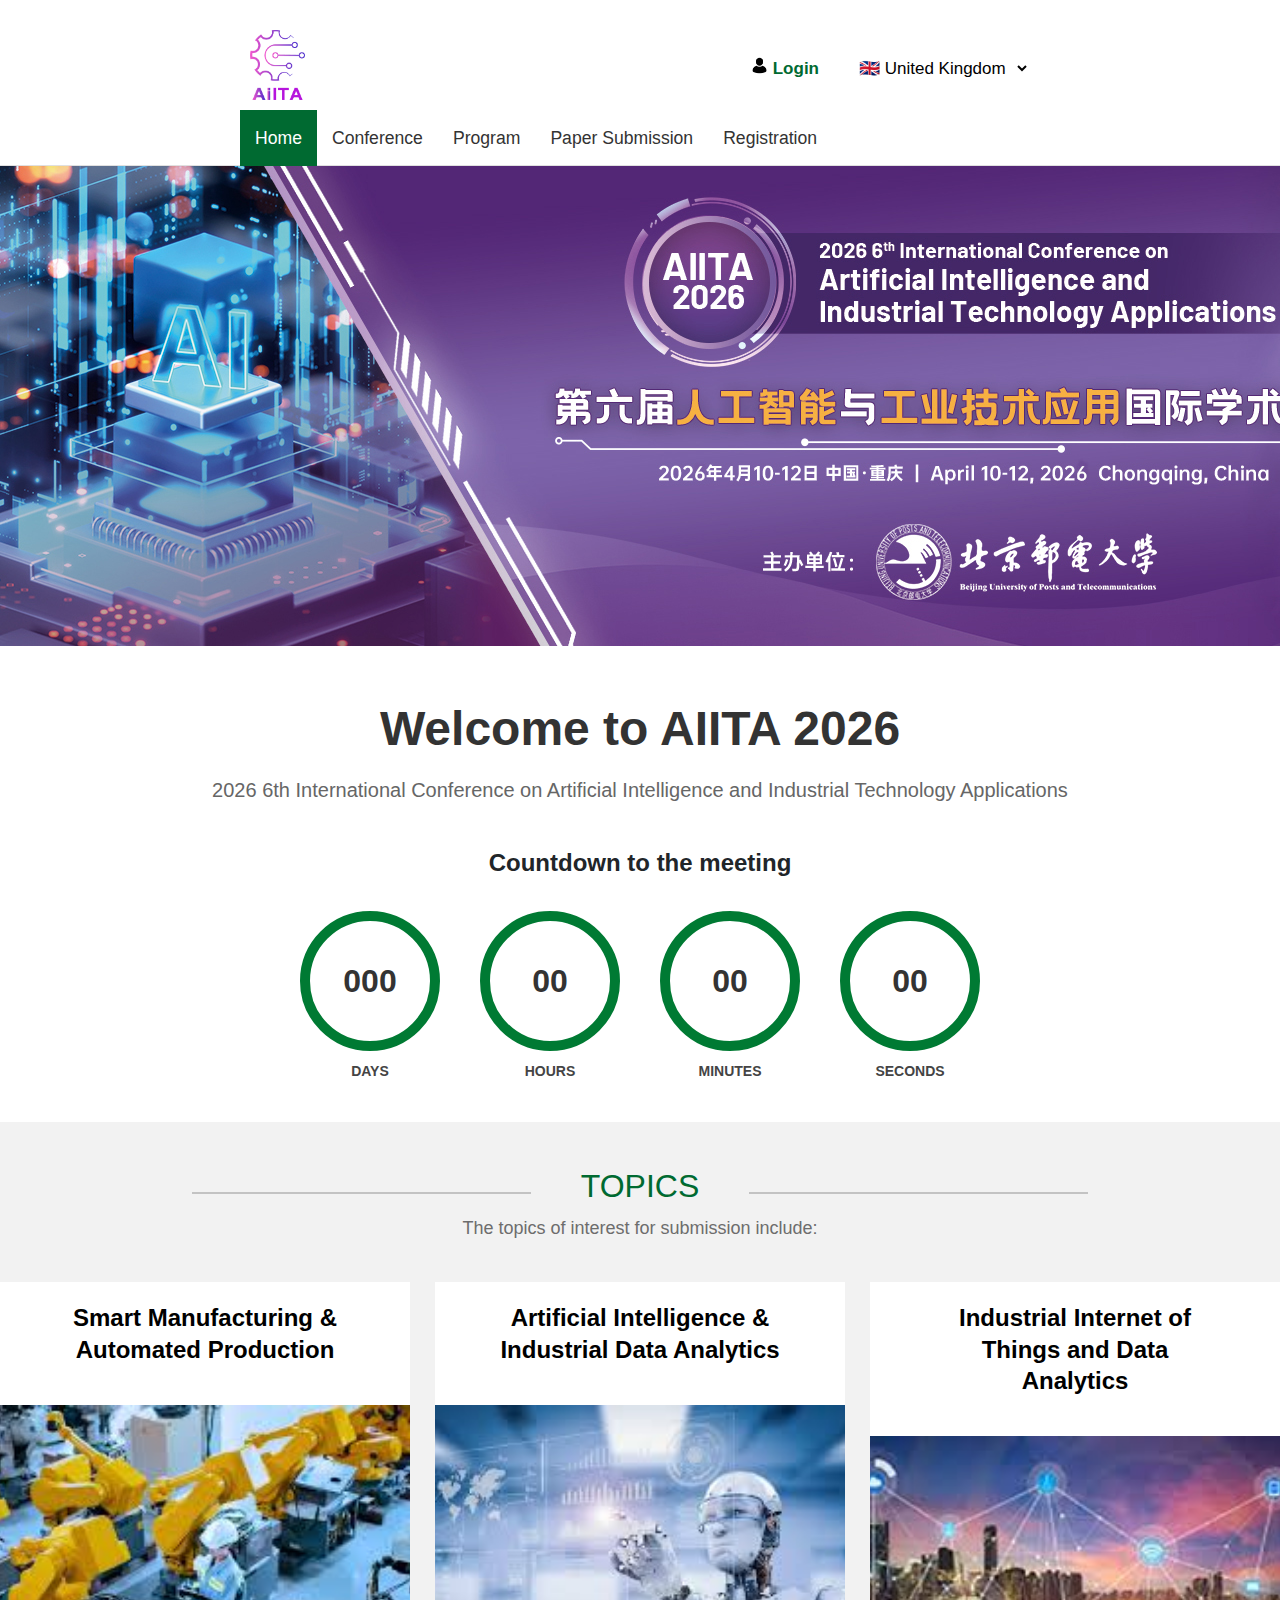
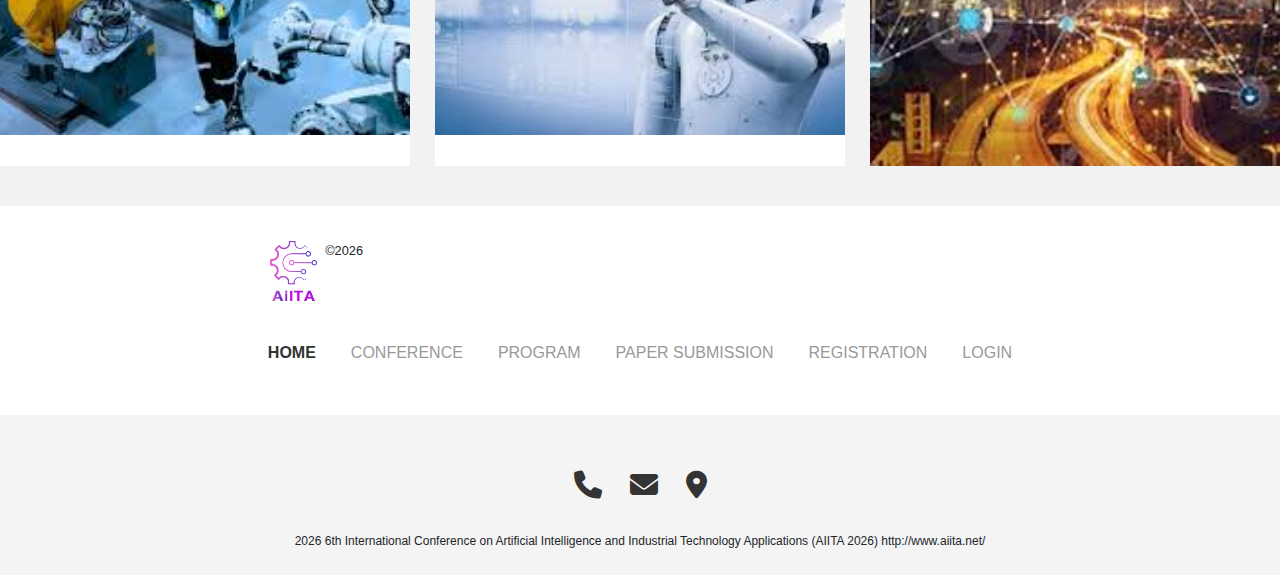
<file: index.html>
<!DOCTYPE html>
<html lang="en">
<head>
    <meta charset="UTF-8">
    <meta name="viewport" content="width=device-width, initial-scale=1.0">

    <title>Home</title>
    <link rel="stylesheet" href="style.css">
    <link rel="stylesheet" href="https://cdnjs.cloudflare.com/ajax/libs/font-awesome/6.5.0/css/all.min.css">
    <link rel="icon" href="./images/icon.png" type="image/png">

</head>

<body>

<header class="navbar"> 
    <div class="top-bar"> 
        
        <a href="./index.html"> 
            <img src="images/logo.png" class="logo" alt="Logo" /> 
        </a>

        <div class="hamburger" id="hamburger-btn">
            &#9776;
        </div>

        <div class="top-right"> 

            <div class="login-dropdown"> 
                <img src="./images/login-avatar.png" class="login-icon" alt=""> 

                <a href="login.html" class="login" data-i18n="menu_login"> 
                    Login
                </a>
            </div>

              <select class="lang lang-desktop" id="lang">
    <option value="en">🇬🇧 United Kingdom</option>
    <option value="pt">🇵🇹 Portugal</option>
</select>

<select class="lang lang-mobile" id="lang">
    <option value="en">🇬🇧</option>
    <option value="pt">🇵🇹</option>
</select>


        </div>

    </div> 


    <nav class="menu"> 
        <a href="index.html" data-i18n="menu_home" class="active"></a>
        <a href="conference.html" data-i18n="menu_conf"></a>
        <a href="program.html" data-i18n="menu_prog"></a>
        <a href="submission.html" data-i18n="menu_submission"></a>
        <a href="registration.html" data-i18n="menu_registration"></a>
    </nav>

</header> 


<!-- HERO SLIDER -->
<section class="hero-slider">
    <div class="slider-container">
        <div class="slide"><img src="images/home1.jpg"></div>
        <div class="slide"><img src="images/home2.jpg"></div>
        <div class="slide"><img src="images/home1.jpg"></div>
    </div>
</section>

<section id="welcome-section">
    <h1 data-i18n="welcome_title">Welcome to <span class="blue-text">AIITA 2026</span></h1>
    <p data-i18n="welcome_subtitle" class="subtitle">
        2026 6th International Conference on Artificial Intelligence and Industrial Technology Applications
    </p>

    <h2 class="countdown-title" data-i18n="countdown">Countdown to the meeting:</h2>

    <div class="countdown-container">
        <div class="countdown-item">
            <div class="circle">
                <span id="days">000</span>
            </div>
            <p class="label" data-i18n="days">DAYS</p>
        </div>

        <div class="countdown-item">
            <div class="circle">
                <span id="hours">00</span>
            </div>
            <p class="label" data-i18n="hours">HOURS</p>
        </div>

        <div class="countdown-item">
            <div class="circle">
                <span id="minutes">00</span>
            </div>
            <p class="label" data-i18n="minutes">MINUTES</p>
        </div>

        <div class="countdown-item">
            <div class="circle">
                <span id="seconds">00</span>
            </div>
            <p class="label" data-i18n="seconds">SECONDS</p>
        </div>
    </div>
</section>



<!-- TOPICS SECTION -->
<section class="topics-section">
    <div class="barra"></div>
    <h2 class="topics-title" data-i18n="topics_title">TOPICS</h2>
    
    <p class="topics-subtitle" data-i18n="topics_subtitle">The topics of interest for submission include, but are not limited to:</p>

    <div class="topics-cards">

        <article class="topic-card">
            <h3 class="topic-card-title" data-i18n="topic_smart_manufacturing">Smart Manufacturing & Automated Production</h3>
            <img src="images/topics/topic1.jpg" alt="">
        </article>

        <article class="topic-card">
            <h3 class="topic-card-title " data-i18n="topic_ai_analytics">Artificial Intelligence & Industrial Data Analytics</h3>
            <img src="images/topics/topic2.jpg" alt="">
        </article>

        <article class="topic-card">
            <h3 class="topic-card-title" data-i18n="topic_intelligent_optimization">Industrial Internet of Things and Data Analytics</h3>
            <img src="images/topics/topic3.jpg" alt="">
        </article>

    </div>
</section>


<footer>
    <div class="footer-inner">
        <div class="footer-logo">
            <img src="./images/logo.png" alt="Logo">
            <span>©2026</span>
        </div>
        <nav class="footer-nav">
            <a href="./index.html" class="active" data-i18n="footer_home">HOME</a>
            <a href="./conference.html" data-i18n="footer_conference">CONFERENCE</a>
            <a href="./program.html" data-i18n="footer_program">PROGRAM</a>
            <a href="./submission.html" data-i18n="footer_submission">PAPER SUBMISSION</a>
            <a href="./registration.html" data-i18n="footer_registration">REGISTRATION</a>
            <a href="./login.html" data-i18n="footer_login">LOGIN</a>
        </nav>
    </div>
    <div class="footer-icons-wrapper">
        <div class="footer-icons">
            <a href="tel:+8613902493194" target="_blank"><i class="fas fa-phone"></i></a>
            <a href="mailto:icaiita@163.com" target="_blank" textvalue="icaiita@163.com"><i class="fas fa-envelope"></i></a>
            <a href="./registration.html"><i class="fas fa-map-marker-alt"></i></a>
        </div>
        <p style="text-align: center; font-size: 12px;" data-i18n="footer_text">
            2026 6th International Conference on Artificial Intelligence and Industrial Technology Applications (AIITA 2026)
            &nbsp;&nbsp; http://www.aiita.net/
        </p>
    </div>
</footer>


<script src="script.js" defer></script>

</body>
</html>
</file>
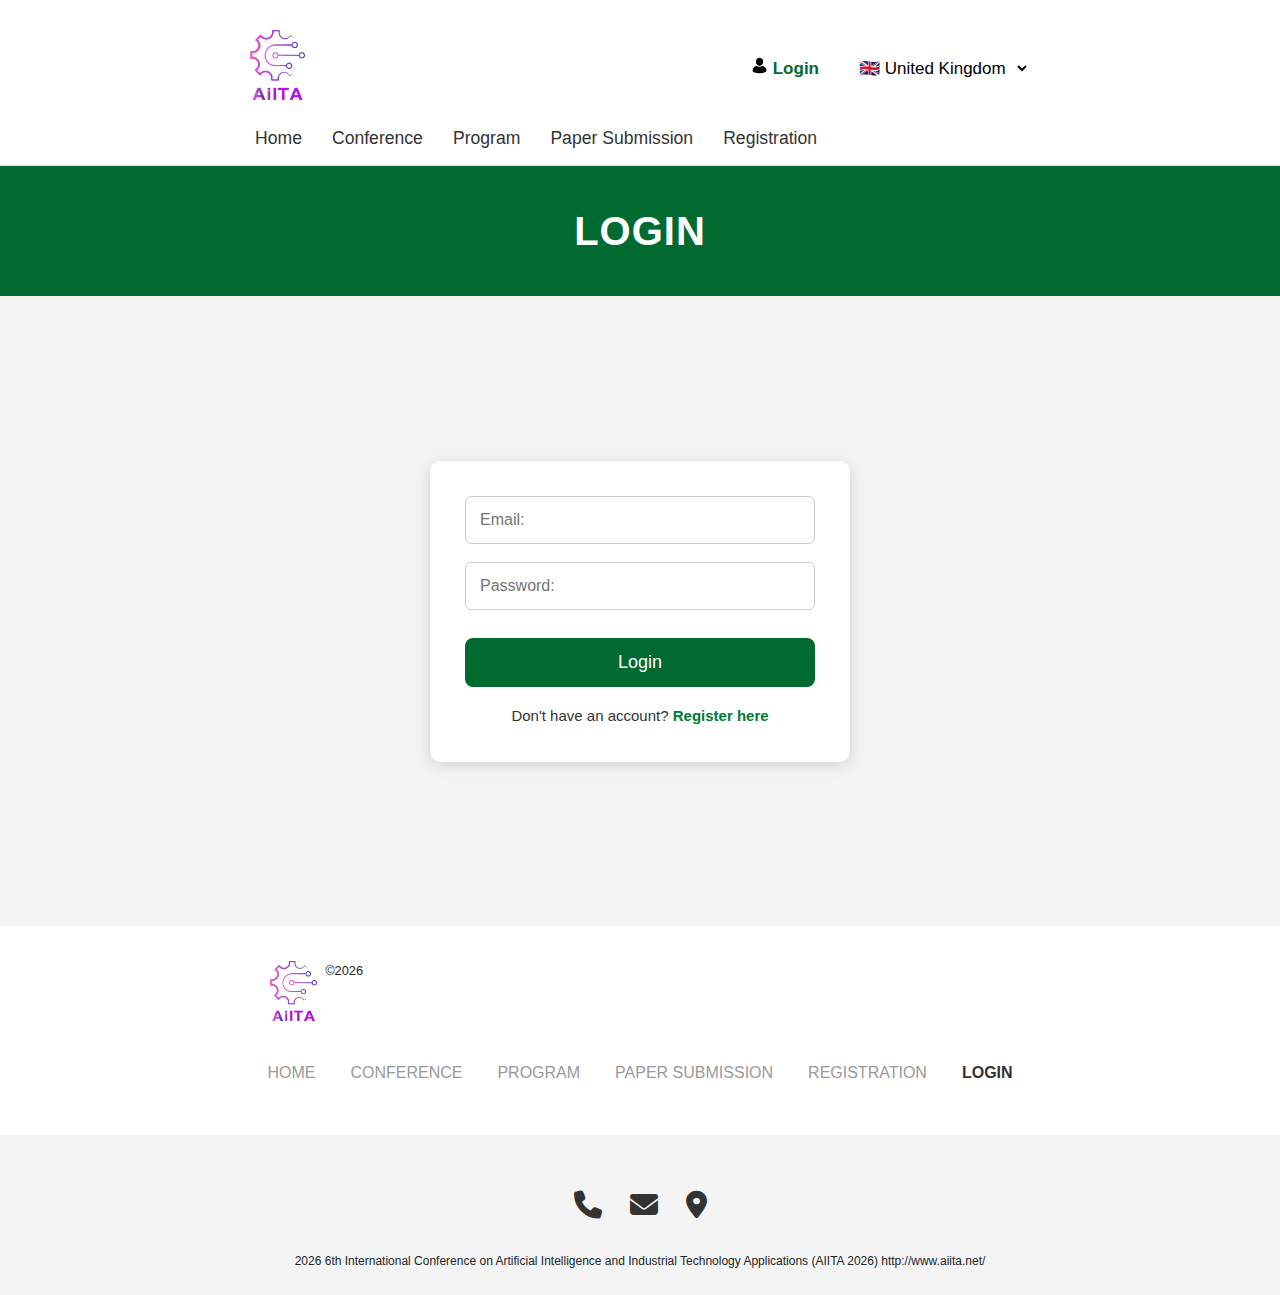
<file: login.html>
<!DOCTYPE html>
<html lang="en">
<head>
    <meta charset="UTF-8">
    <meta name="viewport" content="width=device-width, initial-scale=1.0">

    <title>Login</title>
    <link rel="stylesheet" href="https://cdnjs.cloudflare.com/ajax/libs/font-awesome/6.5.0/css/all.min.css">
    <link rel="stylesheet" href="style.css?v=2">
    <link rel="icon" href="./images/icon.png" type="image/png">
</head>
<body>

<header class="navbar">

    <!-- Top Bar -->
    <div class="top-bar">
        <a href="./index.html"><img src="images/logo.png" class="logo" alt="Logo" /></a>

         <div class="hamburger" id="hamburger-btn">
    &#9776;
</div>

            
    <div class="top-right">

        <!-- LOGIN DROPDOWN -->
        <div class="login-dropdown">
            <img src="./images/login-avatar.png" class="login-icon" alt="">
            
            <a href="login.html" class="login" data-i18n="menu_login">
               
                Login
            </a>

           
        </div>


      
              <select class="lang lang-desktop" id="lang">
    <option value="en">🇬🇧 United Kingdom</option>
    <option value="pt">🇵🇹 Portugal</option>
</select>

<select class="lang lang-mobile" id="lang">
    <option value="en">🇬🇧</option>
    <option value="pt">🇵🇹</option>
</select>



    </div>
</div>

    </div>

    
     <nav class="menu">
            <a href="index.html" data-i18n="menu_home"></a>
<a href="conference.html" data-i18n="menu_conf"></a>
<a href="program.html" data-i18n="menu_prog"></a>
<a href="submission.html" data-i18n="menu_submission"></a>
<a href="registration.html" data-i18n="menu_registration"></a>
           
        </nav>
    </header>

    <div class="page-title" data-i18n="footer_login">
    LOGIN
</div>




<div class="login-container">
    <form action="login.html" method="post">

        <div class="login-form-group">
            <input type="email" name="email" placeholder="Email:" data-i18n="email">
        </div>

        <div class="login-form-group">
            <input type="password" name="password" placeholder="Password:" data-i18n="password">
        </div>

        <div class="login-form-group">
            <input type="submit" value="Login" name="submit" data-i18n="loginBtn">
        </div>

        <p class="already-account" data-i18n="noAccount"></p>

    </form>
</div>




<footer>
    <div class="footer-inner">
        <div class="footer-logo">
            <img src="./images/logo.png" alt="Logo">
            <span>©2026</span>
        </div>
        <nav class="footer-nav">
            <a href="./index.html" data-i18n="footer_home">HOME</a>
            <a href="./conference.html" data-i18n="footer_conference">CONFERENCE</a>
            <a href="./program.html" data-i18n="footer_program">PROGRAM</a>
            <a href="./submission.html" data-i18n="footer_submission">PAPER SUBMISSION</a>
            <a href="./registration.html" data-i18n="footer_registration">REGISTRATION</a>
            <a href="./login.html" data-i18n="footer_login" class="active" >LOGIN</a>
        </nav>
    </div>
    <div class="footer-icons-wrapper">
        <div class="footer-icons">
            <a href="tel:+8613902493194" target="_blank"><i class="fas fa-phone"></i></a>
            <a href="mailto:icaiita@163.com" target="_blank" textvalue="icaiita@163.com"><i class="fas fa-envelope"></i></a>
            <a href="./registration.html"><i class="fas fa-map-marker-alt"></i></a>
        </div>
        <p style="text-align: center; font-size: 12px;" data-i18n="footer_text">
            2026 6th International Conference on Artificial Intelligence and Industrial Technology Applications (AIITA 2026)
            &nbsp;&nbsp; http://www.aiita.net/
        </p>
    </div>
</footer>

<script src="script.js"></script>
</body>
</file>
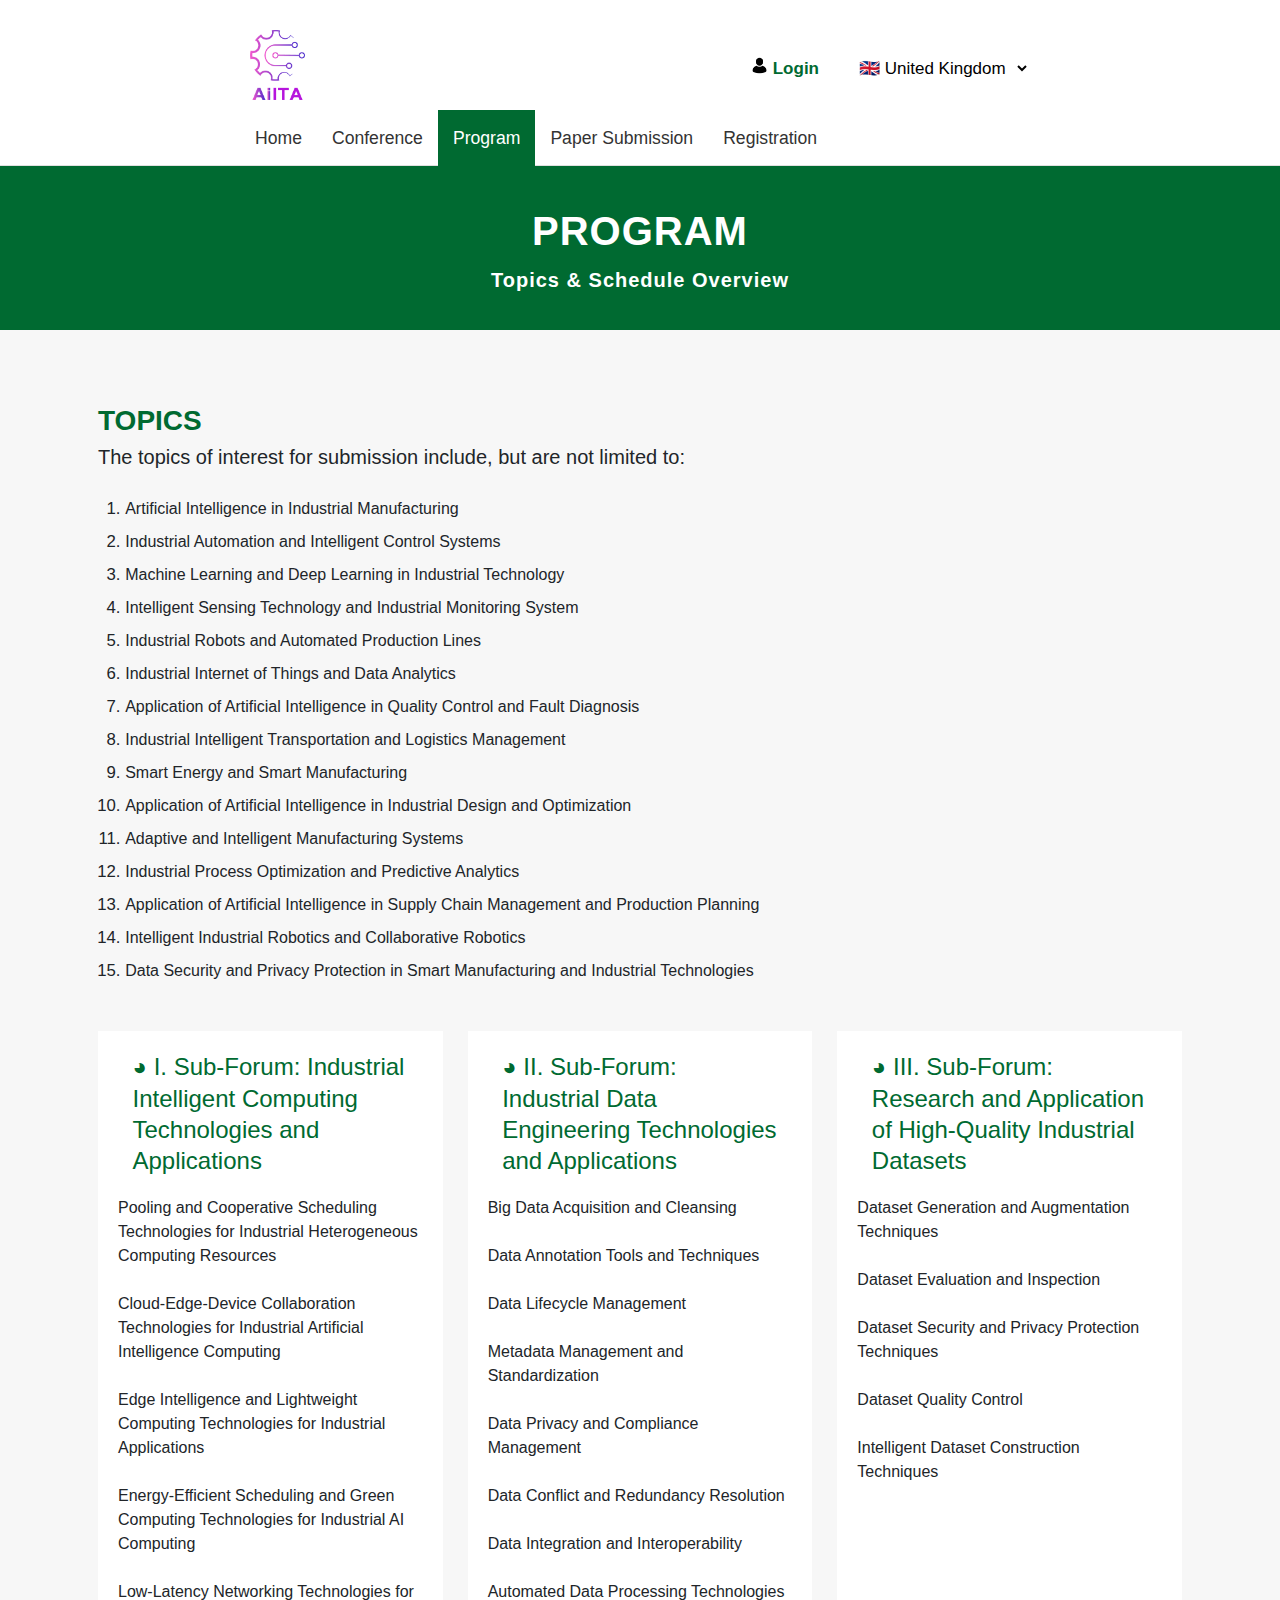
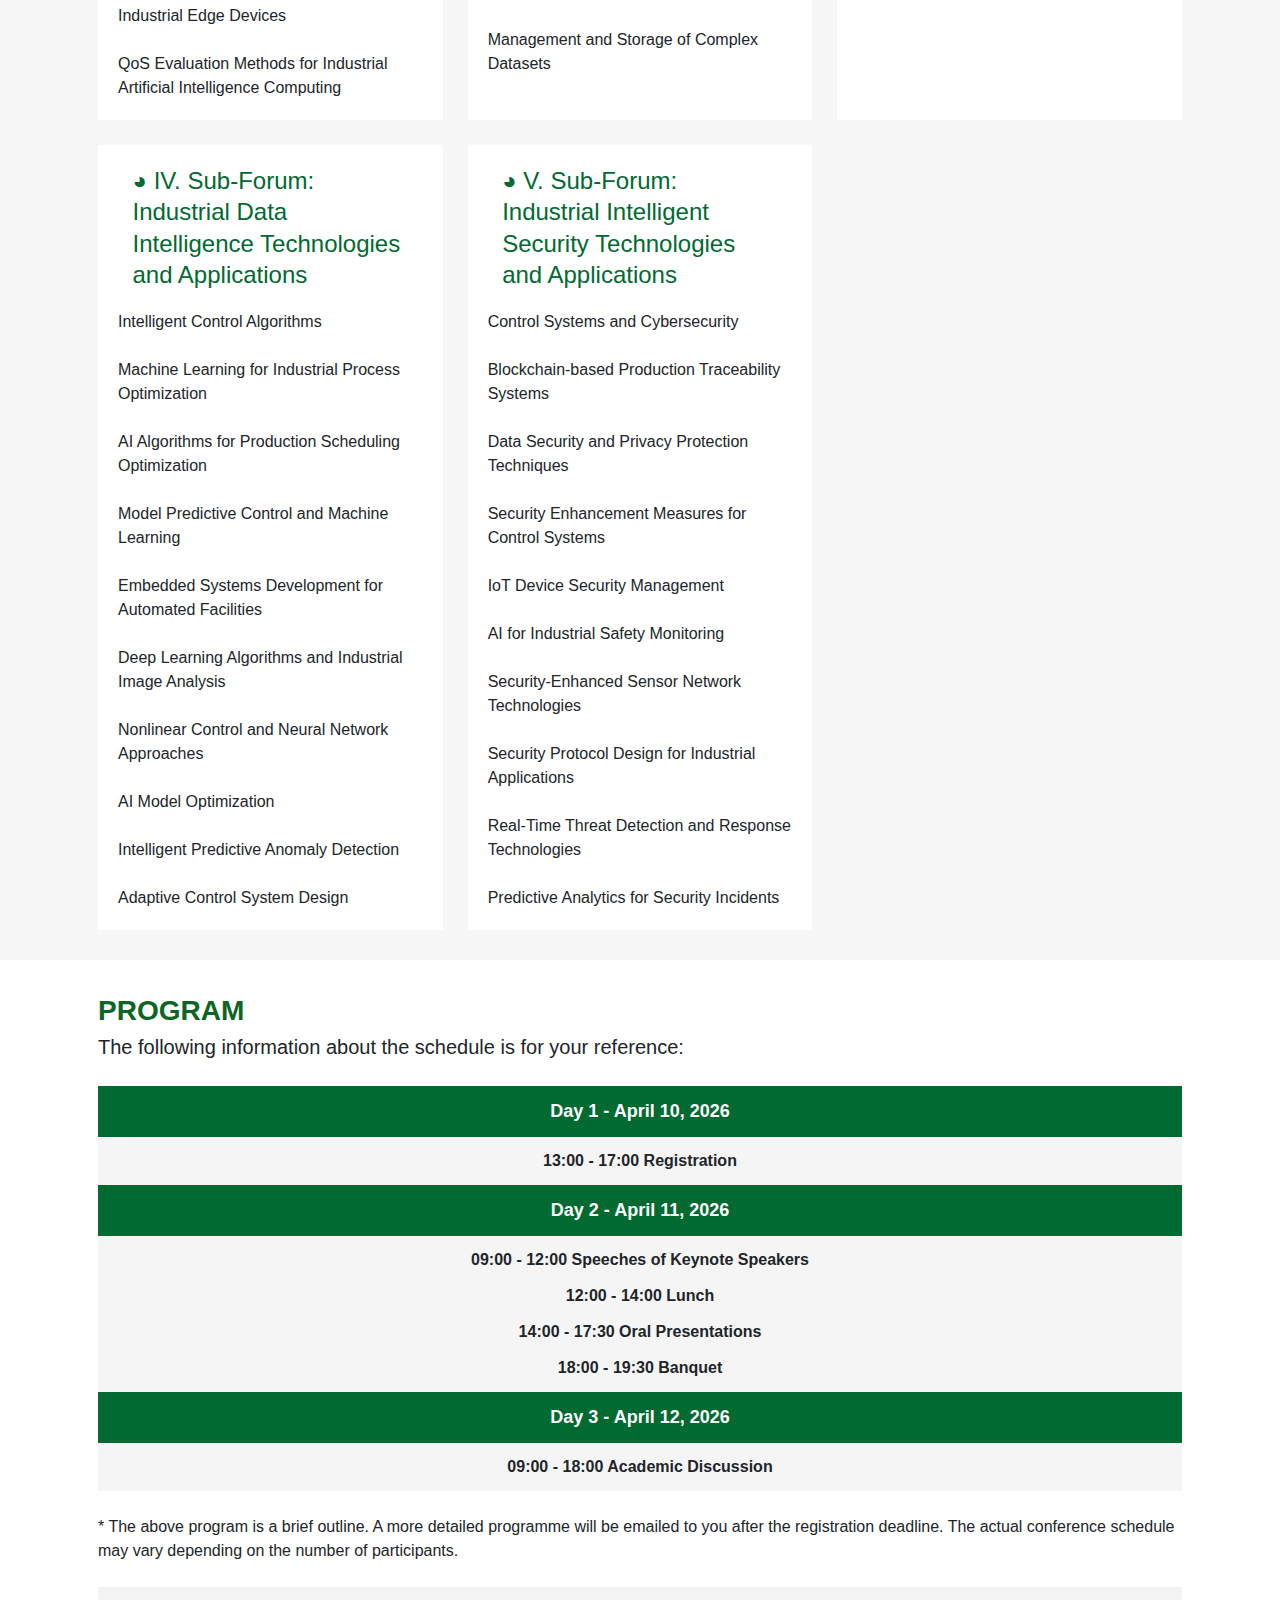
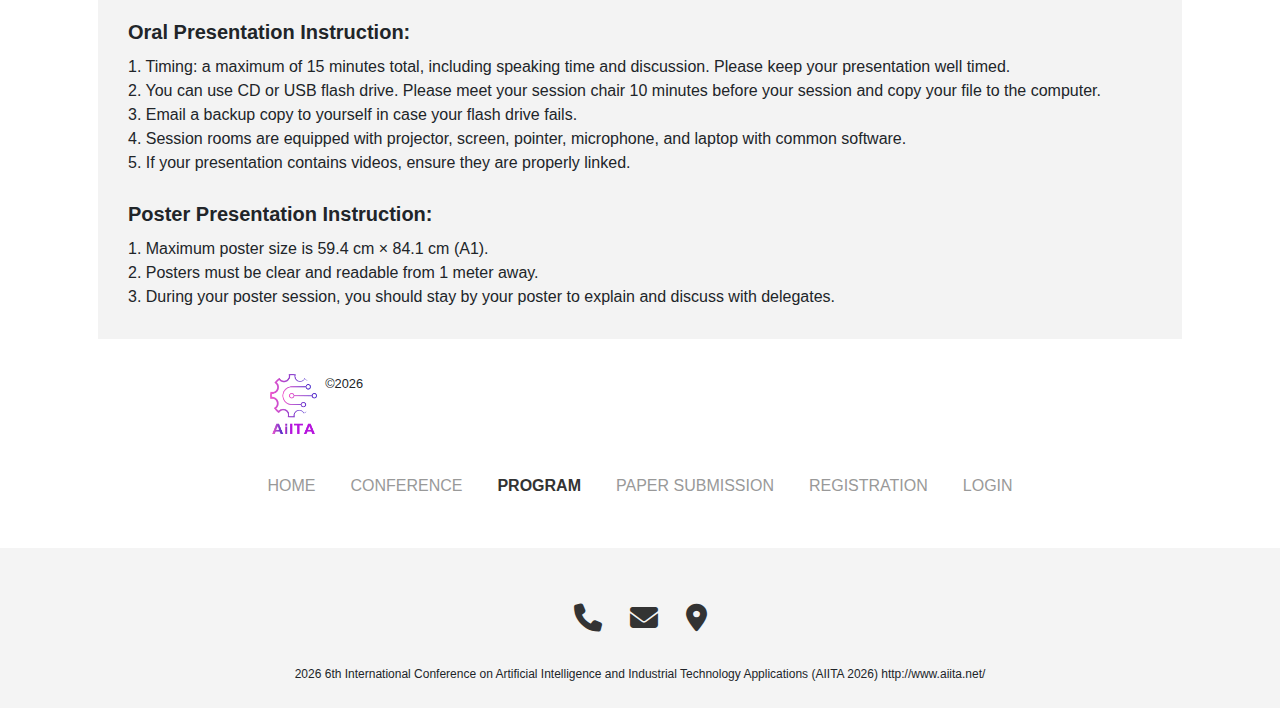
<file: program.html>
<!DOCTYPE html>
<html lang="en">
<head>
    <meta charset="UTF-8" />
    <meta name="viewport" content="width=device-width, initial-scale=1.0">

    <title>Program</title>
    <link rel="stylesheet" href="style.css" />
    <link rel="stylesheet" href="https://cdnjs.cloudflare.com/ajax/libs/font-awesome/6.5.0/css/all.min.css" />
    <link rel="icon" href="./images/icon.png" type="image/png">
</head>
<body>
    <header class="navbar">
        <!-- ÜST BAR -->
        <div class="top-bar">
           <a href="./index.html"><img src="images/logo.png" class="logo" alt="Logo" /></a>
             <div class="hamburger" id="hamburger-btn">
    &#9776;
</div>

    
    <div class="top-right">

        <!-- LOGIN DROPDOWN -->
        <div class="login-dropdown">
            <img src="./images/login-avatar.png" class="login-icon" alt="">
            
            <a href="login.html" class="login" data-i18n="menu_login">
               
                Login
            </a>

           
        </div>


       
              <select class="lang lang-desktop" id="lang">
    <option value="en">🇬🇧 United Kingdom</option>
    <option value="pt">🇵🇹 Portugal</option>
</select>

<select class="lang lang-mobile" id="lang">
    <option value="en">🇬🇧</option>
    <option value="pt">🇵🇹</option>
</select>



    </div>
</div>

        </div>

        <!-- ALT NAV BAR -->
        <nav class="menu">
            <a href="index.html" data-i18n="menu_home"></a>
<a href="conference.html" data-i18n="menu_conf"></a>
<a href="program.html" data-i18n="menu_prog" class="active"></a>
<a href="submission.html" data-i18n="menu_submission"></a>
<a href="registration.html" data-i18n="menu_registration"></a>
           
        </nav>
    </header>

      <div class="page-title">
    <div data-i18n="footer_program"></div>
    
    <div class="talkwithus" data-i18n="page_subtitle_program"></div>
</div>

<!-- TOPICS SECTION -->
<section class="themes-section">
    <div class="themes">

        <h3 data-i18n="topics_title" style="color: #006A31; font-weight: 600; font-size: 1.75rem;"></h3>

        <p data-i18n="topics_intro" style="font-size: 20px;"></p>

        <p><br></p>

        <!-- Main Topics List -->
        <div data-i18n="topics_list"></div>
    </div>

    <div class="themes" style="padding: 40px 8px 30px;">
        <div class="topics-cards" style="margin: 0;">

            <!-- I -->
            <article class="themes-card">
                <h4 class="themes-card-title" data-i18n="subforum1_title"></h4>
                <div data-i18n="subforum1_items"></div>
            </article>

            <!-- II -->
            <article class="themes-card">
                <h4 class="themes-card-title" data-i18n="subforum2_title"></h4>
                <div data-i18n="subforum2_items"></div>
            </article>

            <!-- III -->
            <article class="themes-card">
                <h4 class="themes-card-title" data-i18n="subforum3_title"></h4>
                <div data-i18n="subforum3_items"></div>
            </article>

            <!-- IV -->
            <article class="themes-card">
                <h4 class="themes-card-title" data-i18n="subforum4_title"></h4>
                <div data-i18n="subforum4_items"></div>
            </article>

            <!-- V -->
            <article class="themes-card">
                <h4 class="themes-card-title" data-i18n="subforum5_title"></h4>
                <div data-i18n="subforum5_items"></div>
            </article>

        </div>
    </div>
</section>


<!-- Program SECTION -->
<section class="program">

    <h3 data-i18n="program_title" class="program-title">PROGRAM</h3>

    <p data-i18n="program_intro" class="program-intro"></p>

    <table class="program-table">
        <tbody>

            <!-- Day 1 -->
            <tr class="firstRow">
                <td class="day-header" align="center">
                    <p><strong data-i18n="day1_title"></strong></p>
                </td>
            </tr>

            <tr>
                <td class="day-item" align="center">
                    <p><strong data-i18n="day1_item1"></strong></p>
                </td>
            </tr>

            <!-- Day 2 -->
            <tr class="firstRow">
                <td class="day-header" align="center">
                    <p><strong data-i18n="day2_title"></strong></p>
                </td>
            </tr>

            <tr>
                <td class="day-item" align="center">
                    <div data-i18n="day2_list"></div>
                </td>
            </tr>

            <!-- Day 3 -->
            <tr class="firstRow">
                <td class="day-header" align="center">
                    <p><strong data-i18n="day3_title"></strong></p>
                </td>
            </tr>

            <tr>
                <td class="day-item" align="center">
                    <p><strong data-i18n="day3_item1"></strong></p>
                </td>
            </tr>

        </tbody>
    </table>

    <p data-i18n="program_note" class="program-note"></p>

    <!-- Instructions Box -->
    <div class="instructions-box">

        <p class="instruction-title"><strong data-i18n="oral_title"></strong></p>
        <div data-i18n="oral_list" class="instruction-list"></div>

        <br>

        <p class="instruction-title"><strong data-i18n="poster_title"></strong></p>
        <div data-i18n="poster_list" class="instruction-list"></div>

    </div>

</section>


<footer>
    <div class="footer-inner">
        <div class="footer-logo">
            <img src="./images/logo.png" alt="Logo">
            <span>©2026</span>
        </div>
        <nav class="footer-nav">
            <a href="./index.html" data-i18n="footer_home">HOME</a>
            <a href="./conference.html" data-i18n="footer_conference">CONFERENCE</a>
            <a href="./program.html" data-i18n="footer_program" class="active" >PROGRAM</a>
            <a href="./submission.html" data-i18n="footer_submission">PAPER SUBMISSION</a>
            <a href="./registration.html" data-i18n="footer_registration">REGISTRATION</a>
            <a href="./login.html" data-i18n="footer_login">LOGIN</a>
        </nav>
    </div>
    <div class="footer-icons-wrapper">
        <div class="footer-icons">
            <a href="tel:+8613902493194" target="_blank"><i class="fas fa-phone"></i></a>
            <a href="mailto:icaiita@163.com" target="_blank" textvalue="icaiita@163.com"><i class="fas fa-envelope"></i></a>
            <a href="./registration.html"><i class="fas fa-map-marker-alt"></i></a>
        </div>
        <p style="text-align: center; font-size: 12px;" data-i18n="footer_text">
            2026 6th International Conference on Artificial Intelligence and Industrial Technology Applications (AIITA 2026)
            &nbsp;&nbsp; http://www.aiita.net/
        </p>
    </div>
</footer>

    <script src="script.js"></script>
</body>
</html>
</file>
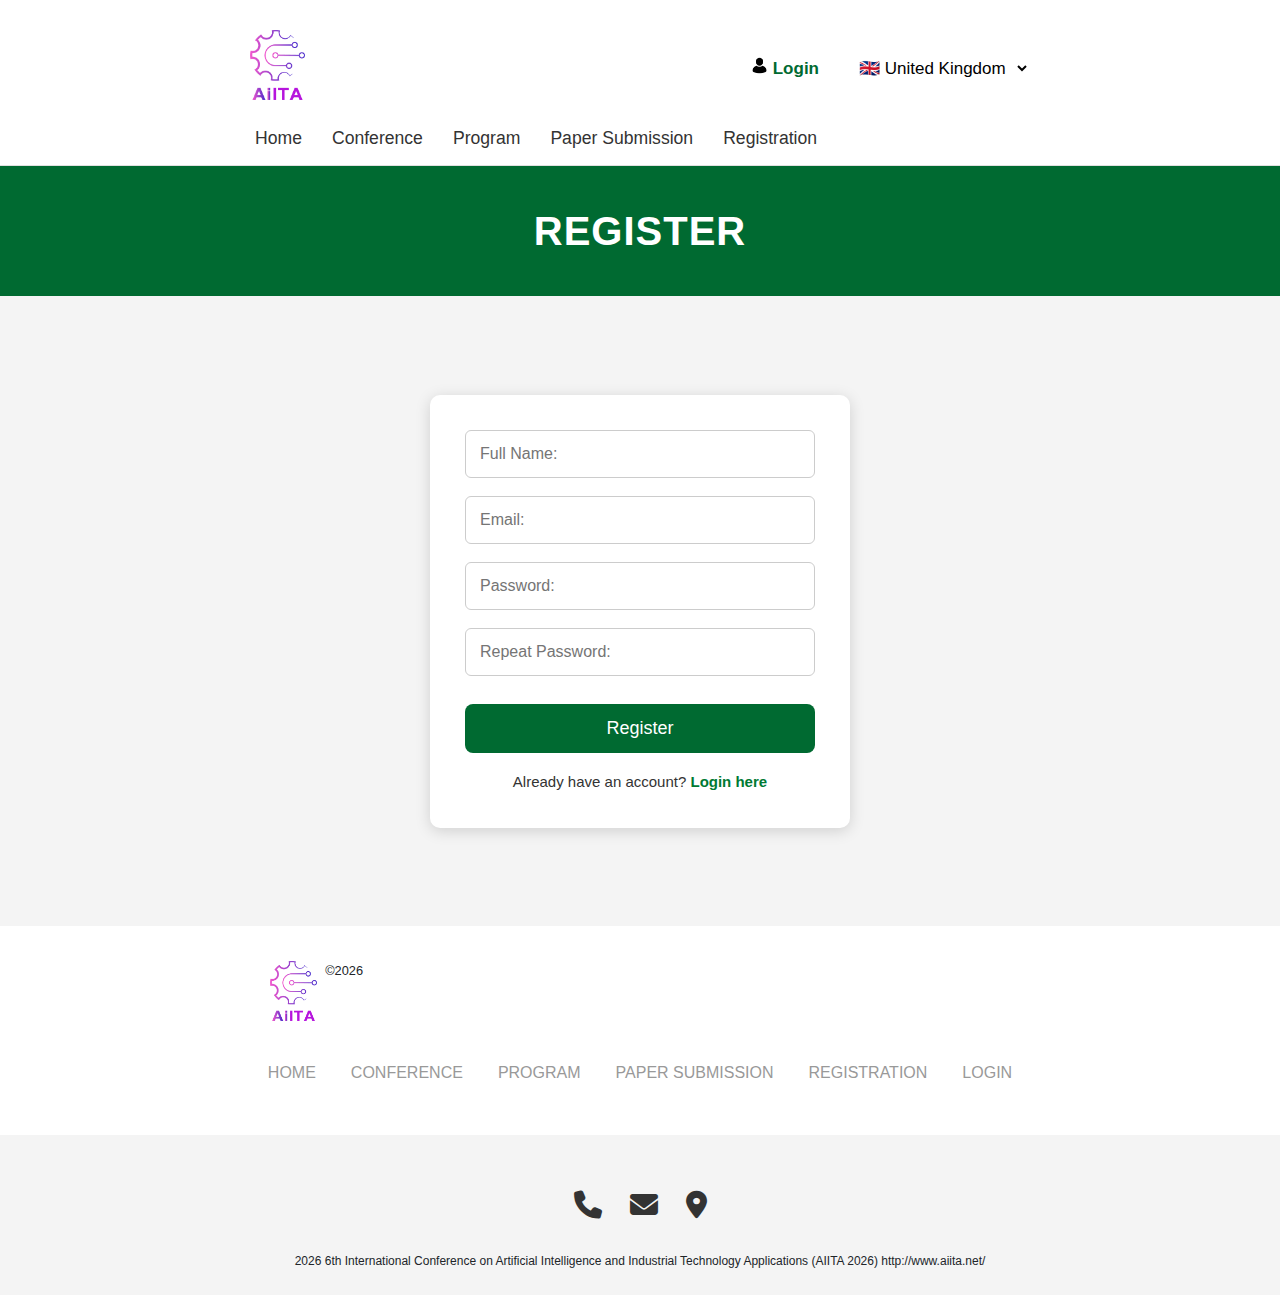
<file: register.html>
<!DOCTYPE html>
<html lang="en">
<head>
    <meta charset="UTF-8">
    <meta name="viewport" content="width=device-width, initial-scale=1.0">

    <title>Register</title>
    
    <link rel="stylesheet" href="https://cdnjs.cloudflare.com/ajax/libs/font-awesome/6.5.0/css/all.min.css">
<link rel="stylesheet" href="style.css?v=2">
<link rel="icon" href="./images/icon.png" type="image/png">
</head>
<body>


    <header class="navbar">

    <!-- ÜST BAR -->
    <div class="top-bar">
        <a href="./index.html"><img src="images/logo.png" class="logo" alt="Logo" /></a>
         <div class="hamburger" id="hamburger-btn">
    &#9776;
</div>


          
    <div class="top-right">

        <!-- LOGIN DROPDOWN -->
        <div class="login-dropdown">
            <img src="./images/login-avatar.png" class="login-icon" alt="">
           
            <a href="login.html" class="login" data-i18n="menu_login">
               
                Login
            </a>

           
        </div>


       
              <select class="lang lang-desktop" id="lang">
    <option value="en">🇬🇧 United Kingdom</option>
    <option value="pt">🇵🇹 Portugal</option>
</select>

<select class="lang lang-mobile" id="lang">
    <option value="en">🇬🇧</option>
    <option value="pt">🇵🇹</option>
</select>



    </div>
</div>

    </div>

    <!-- ALT NAV BAR -->
    <nav class="menu">
            <a href="index.html" data-i18n="menu_home"></a>
<a href="conference.html" data-i18n="menu_conf"></a>
<a href="program.html" data-i18n="menu_prog"></a>
<a href="submission.html" data-i18n="menu_submission"></a>
<a href="registration.html" data-i18n="menu_registration"></a>
           
        </nav>
    </header>

    <div class="page-title" data-i18n="footer_register">
   
</div>



<div class="login-container">
    <form action="register.html" method="post">

        <div class="login-form-group">
            <input type="text" name="fullname" placeholder="Full Name:" data-i18n="fullname">
        </div>

        <div class="login-form-group">
            <input type="email" name="email" placeholder="Email:" data-i18n="email">
        </div>

        <div class="login-form-group">
            <input type="password" name="password" placeholder="Password:" data-i18n="password">
        </div>

        <div class="login-form-group">
            <input type="password" name="repeat_password" placeholder="Repeat Password:" data-i18n="repeatPassword">
        </div>

        <div class="login-form-group">
            <input type="submit" value="Register" name="submit" data-i18n="registerBtn">
        </div>

        <p class="already-account" data-i18n="haveAccount"></p>

    </form>
</div>




<footer>
    <div class="footer-inner">
        <div class="footer-logo">
            <img src="./images/logo.png" alt="Logo">
            <span>©2026</span>
        </div>
        <nav class="footer-nav">
            <a href="./index.html" data-i18n="footer_home">HOME</a>
            <a href="./conference.html" data-i18n="footer_conference">CONFERENCE</a>
            <a href="./program.html" data-i18n="footer_program">PROGRAM</a>
            <a href="./submission.html" data-i18n="footer_submission">PAPER SUBMISSION</a>
            <a href="./registration.html" data-i18n="footer_registration">REGISTRATION</a>
            <a href="./login.html" data-i18n="footer_login">LOGIN</a>
        </nav>
    </div>
    <div class="footer-icons-wrapper">
        <div class="footer-icons">
            <a href="tel:+8613902493194" target="_blank"><i class="fas fa-phone"></i></a>
            <a href="mailto:icaiita@163.com" target="_blank" textvalue="icaiita@163.com"><i class="fas fa-envelope"></i></a>
            <a href="./registration.html"><i class="fas fa-map-marker-alt"></i></a>
        </div>
        <p style="text-align: center; font-size: 12px;" data-i18n="footer_text">
            2026 6th International Conference on Artificial Intelligence and Industrial Technology Applications (AIITA 2026)
            &nbsp;&nbsp; http://www.aiita.net/
        </p>
    </div>
</footer>


<script src="script.js"></script>
</body>
</html>
</file>
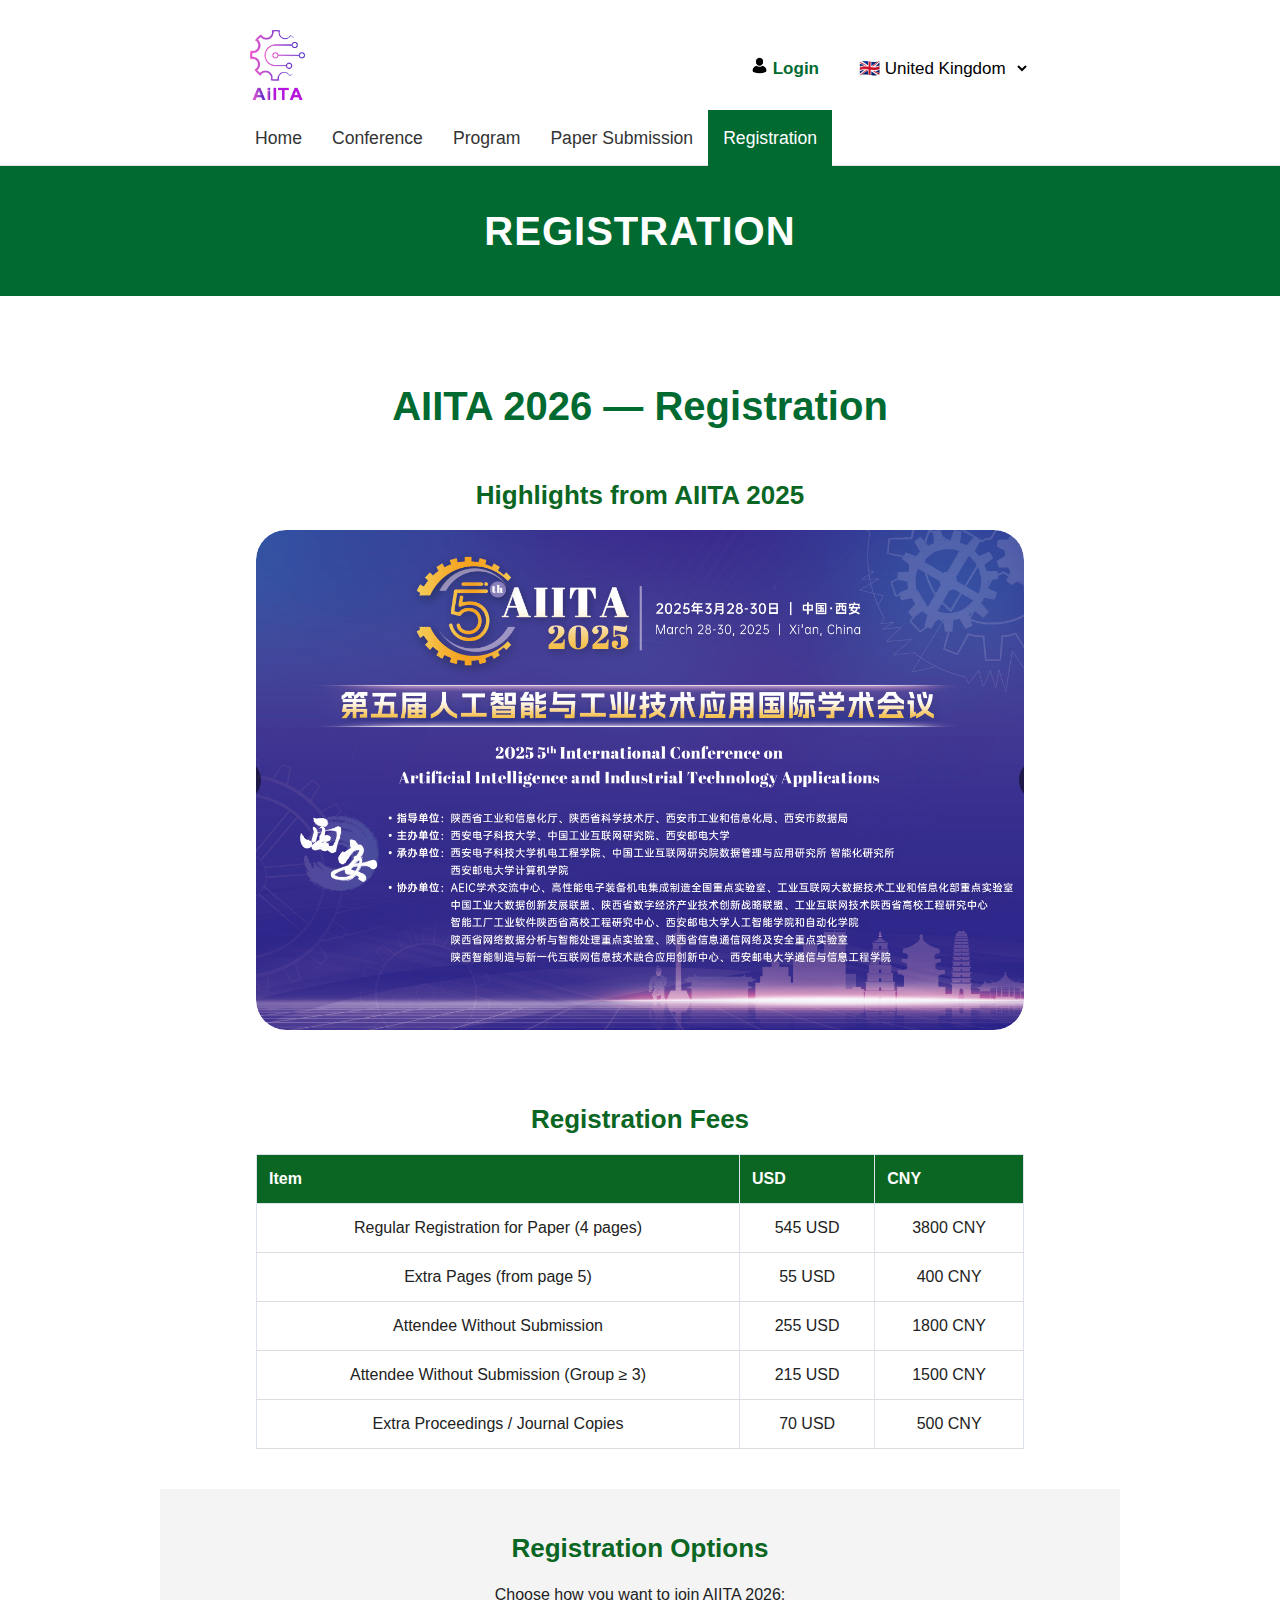
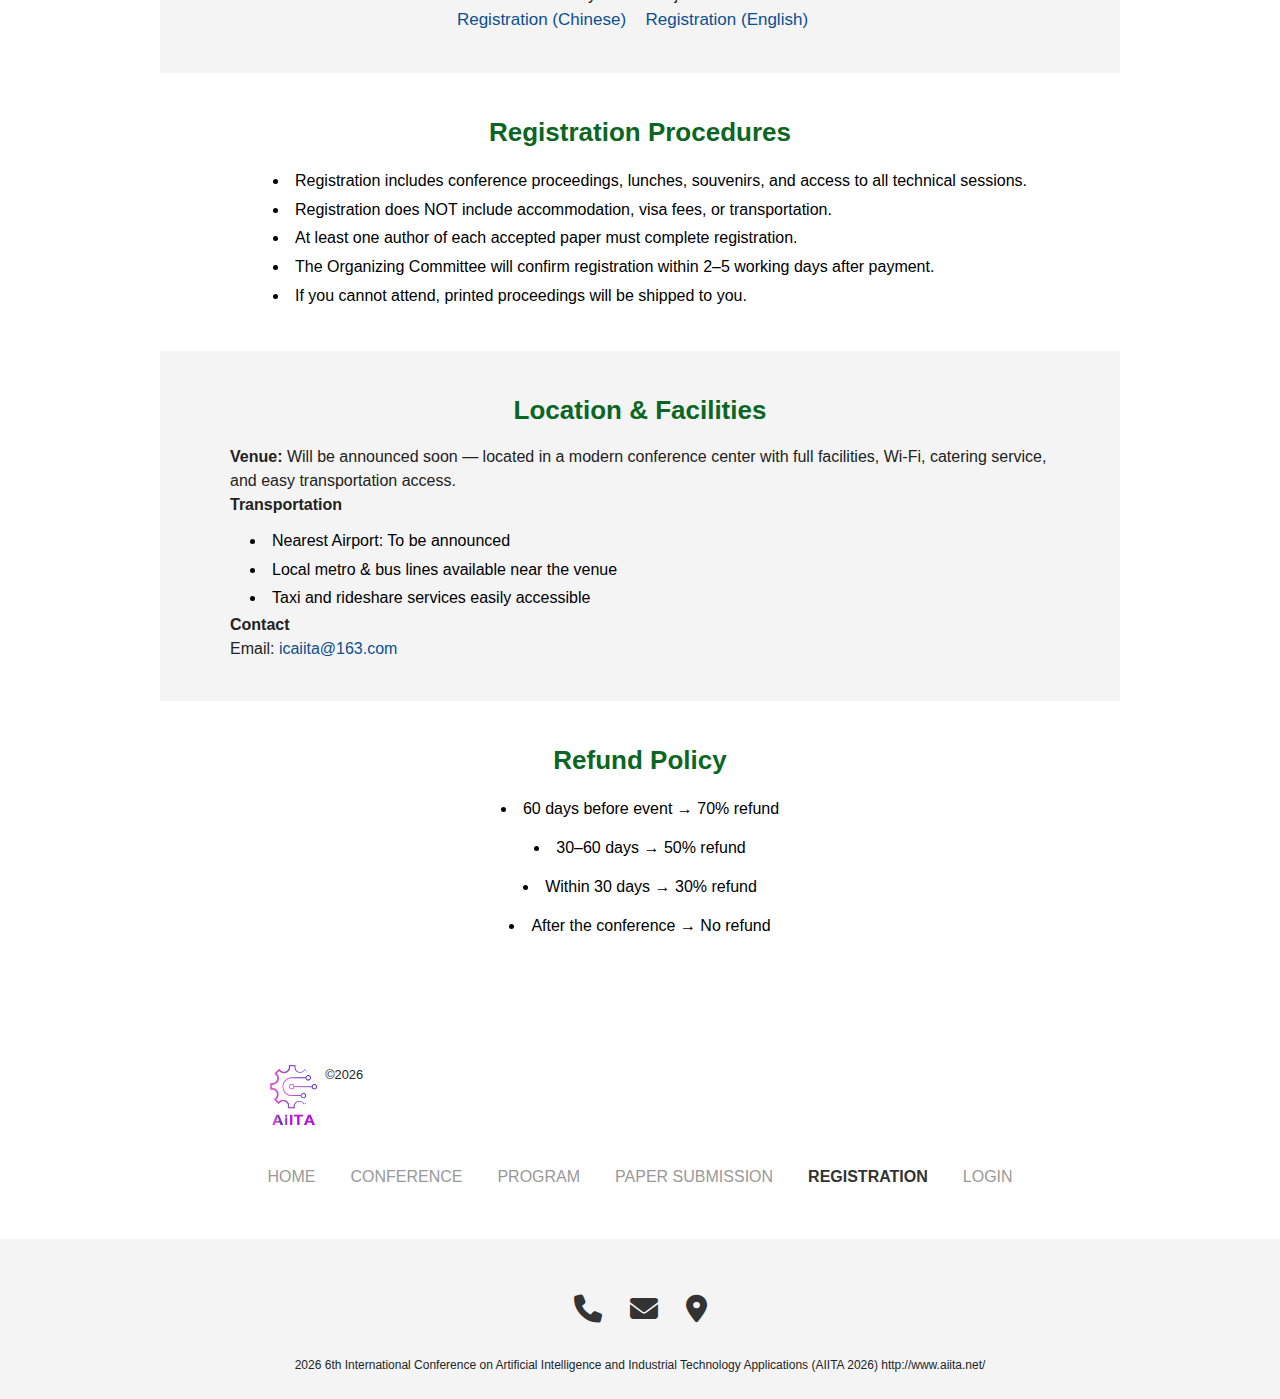
<file: registration.html>
<!DOCTYPE html>
<html lang="en">
<head>
    <meta charset="UTF-8" />
    <meta name="viewport" content="width=device-width, initial-scale=1.0">

    <title>Registration</title>
    <link rel="stylesheet" href="style.css" />
    <link rel="stylesheet" href="https://cdnjs.cloudflare.com/ajax/libs/font-awesome/6.5.0/css/all.min.css" />
    <link rel="icon" href="./images/icon.png" type="image/png">
</head>
<body>
    <header class="navbar">
        <!-- ÜST BAR -->
        <div class="top-bar">
            <a href="./index.html"><img src="images/logo.png" class="logo" alt="Logo" /></a>
 <div class="hamburger" id="hamburger-btn">
    &#9776;
</div>
    
    <div class="top-right">

        <!-- LOGIN DROPDOWN -->
        <div class="login-dropdown">
            <img src="./images/login-avatar.png" class="login-icon" alt="">
            
            <a href="login.html" class="login" data-i18n="menu_login">
               
                Login
            </a>

           
        </div>


              <select class="lang lang-desktop" id="lang">
    <option value="en">🇬🇧 United Kingdom</option>
    <option value="pt">🇵🇹 Portugal</option>
</select>

<select class="lang lang-mobile" id="lang">
    <option value="en">🇬🇧</option>
    <option value="pt">🇵🇹</option>
</select>



    </div>
</div>

        </div>

        <!-- ALT NAV BAR -->
        <nav class="menu">
            <a href="index.html" data-i18n="menu_home"></a>
<a href="conference.html" data-i18n="menu_conf"></a>
<a href="program.html" data-i18n="menu_prog"></a>
<a href="submission.html" data-i18n="menu_submission"></a>
<a href="registration.html" data-i18n="menu_registration" class="active"></a>
           
        </nav>
    </header>

    <div class="page-title" data-i18n="footer_registration">
    
</div>


<section id="aiita-registration" class="aiita-container">

    <!-- TITLE -->
    <h2 class="aiita-main-title" data-i18n="reg_title">AIITA 2026 — Registration</h2>

    <!-- SLIDESHOW TITLE -->
    <div class="aiita-slideshow-title" data-i18n="slideshow_title">Highlights from AIITA 2025</div>

    <!-- SLIDESHOW -->
    <div class="aiita-slideshow">
        <button class="aiita-arrow left" onclick="prevAIITASlide()">&#10094;</button>

        <div class="aiita-slides" id="aiita-slides">
            <img src="images/pics/pic1.jpg" />
            <img src="images/pics/pic2.png" />
            <img src="images/pics/pic3.png" />
            <img src="images/pics/pic4.png" />
            <img src="images/pics/pic5.png" />
            <img src="images/pics/pic6.png" />
            <img src="images/pics/pic7.png" />
            <img src="images/pics/pic8.png" />
            <img src="images/pics/pic9.png" />
            <img src="images/pics/pic10.png" />
            <img src="images/pics/pic11.png" />
            <img src="images/pics/pic12.png" />
            <img src="images/pics/pic13.png" />
            <img src="images/pics/pic14.png" />
            <img src="images/pics/pic15.png" />
            <img src="images/pics/pic16.png" />
            <img src="images/pics/pic17.png" />
        </div>

        <button class="aiita-arrow right" onclick="nextAIITASlide()">&#10095;</button>
    </div>

    <!-- ================= REGISTRATION FEES ================= -->
    <div class="aiita-fees">
        <h3 data-i18n="fees_title">Registration Fees</h3>

        <table class="aiita-table">
            <thead>
                <tr>
                    <th data-i18n="item">Item</th>
                    <th data-i18n="usd">USD</th>
                    <th data-i18n="cny">CNY</th>
                </tr>
            </thead>
            <tbody>
                <tr>
                    <td data-i18n="fee1">Regular Registration for Paper (4 pages)</td>
                    <td>545 USD</td>
                    <td>3800 CNY</td>
                </tr>
                <tr>
                    <td data-i18n="fee2">Extra Pages (from page 5)</td>
                    <td>55 USD</td>
                    <td>400 CNY</td>
                </tr>
                <tr>
                    <td data-i18n="fee3">Attendee Without Submission</td>
                    <td>255 USD</td>
                    <td>1800 CNY</td>
                </tr>
                <tr>
                    <td data-i18n="fee4">Attendee Without Submission (Group ≥ 3)</td>
                    <td>215 USD</td>
                    <td>1500 CNY</td>
                </tr>
                <tr>
                    <td data-i18n="fee5">Extra Proceedings / Journal Copies</td>
                    <td>70 USD</td>
                    <td>500 CNY</td>
                </tr>
            </tbody>
        </table>
    </div>

    <!-- ================= REGISTRATION OPTIONS ================= -->
    <div class="aiita-options">
        <h3 data-i18n="options_title">Registration Options</h3>

        <p data-i18n="options_subtitle"><br>Choose how you want to join AIITA 2026: </p>

        <a href="https://www.ais.cn/attendees/index/BEZUBY" data-i18n="reg_cn"><br>Registration (Chinese)</a>
        <a href="https://paper-sub.com/login?url=/register/BEZUBY" data-i18n="reg_en">Registration (English)</a>
    </div>

    <!-- ================= REGISTRATION DETAILS ================= -->
    <div class="aiita-details">
        <h3 data-i18n="details_title" style="text-align: center;">Registration Procedures</h3>

        <ul>
            <li data-i18n="proc1">Registration includes conference proceedings, lunches, souvenirs, and access to all technical sessions.</li>
            <li data-i18n="proc2">Registration does NOT include accommodation, visa fees, or transportation.</li>
            <li data-i18n="proc3">At least one author of each accepted paper must complete registration.</li>
            <li data-i18n="proc4">The Organizing Committee will confirm registration within 2–5 working days after payment.</li>
            <li data-i18n="proc5">If you cannot attend, printed proceedings will be shipped to you.</li>
        </ul>
    </div>

    <!-- ================= LOCATION / FACILITIES ================= -->
    <div class="aiita-location">
        <h3 data-i18n="location_title" style="text-align: center;">Location & Facilities</h3>

        <p data-i18n="venue_text">
            <strong>Venue:</strong> Will be announced soon — located in a modern conference center with full facilities, Wi-Fi, catering service, and easy transportation access.
        </p>

        <h4 data-i18n="transport_title">Transportation</h4>

        <ul>
            <li data-i18n="airport">Nearest Airport: To be announced</li>
            <li data-i18n="metro">Local metro & bus lines available near the venue</li>
            <li data-i18n="taxi">Taxi and rideshare services easily accessible</li>
        </ul>

        <h4 data-i18n="contact_title">Contact</h4>
        <p><span data-i18n="email">Email:</span> <a href="mailto:icaiita@163.com">icaiita@163.com</a></p>
    </div>

    <!-- ================= REFUND POLICY ================= -->
    <div class="aiita-refund">
        <h3 data-i18n="refund_title">Refund Policy</h3>
        <ul>
            <li data-i18n="ref1">60 days before event → 70% refund</li>
            <li data-i18n="ref2">30–60 days → 50% refund</li>
            <li data-i18n="ref3">Within 30 days → 30% refund</li>
            <li data-i18n="ref4">After the conference → No refund</li>
        </ul>
    </div>

</section>


<footer>
    <div class="footer-inner">
        <div class="footer-logo">
            <img src="./images/logo.png" alt="Logo">
            <span>©2026</span>
        </div>
        <nav class="footer-nav">
            <a href="./index.html" data-i18n="footer_home">HOME</a>
            <a href="./conference.html" data-i18n="footer_conference">CONFERENCE</a>
            <a href="./program.html" data-i18n="footer_program">PROGRAM</a>
            <a href="./submission.html" data-i18n="footer_submission">PAPER SUBMISSION</a>
            <a href="./registration.html" data-i18n="footer_registration" class="active">REGISTRATION</a>
            <a href="./login.html" data-i18n="footer_login">LOGIN</a>
        </nav>
    </div>
    <div class="footer-icons-wrapper">
        <div class="footer-icons">
            <a href="tel:+8613902493194" target="_blank"><i class="fas fa-phone"></i></a>
            <a href="mailto:icaiita@163.com" target="_blank" textvalue="icaiita@163.com"><i class="fas fa-envelope"></i></a>
            <a href="./registration.html"><i class="fas fa-map-marker-alt"></i></a>
        </div>
        <p style="text-align: center; font-size: 12px;" data-i18n="footer_text">
            2026 6th International Conference on Artificial Intelligence and Industrial Technology Applications (AIITA 2026)
            &nbsp;&nbsp; http://www.aiita.net/
        </p>
    </div>
</footer>


    <script src="script.js" defer></script>
</body>
</html>
</file>
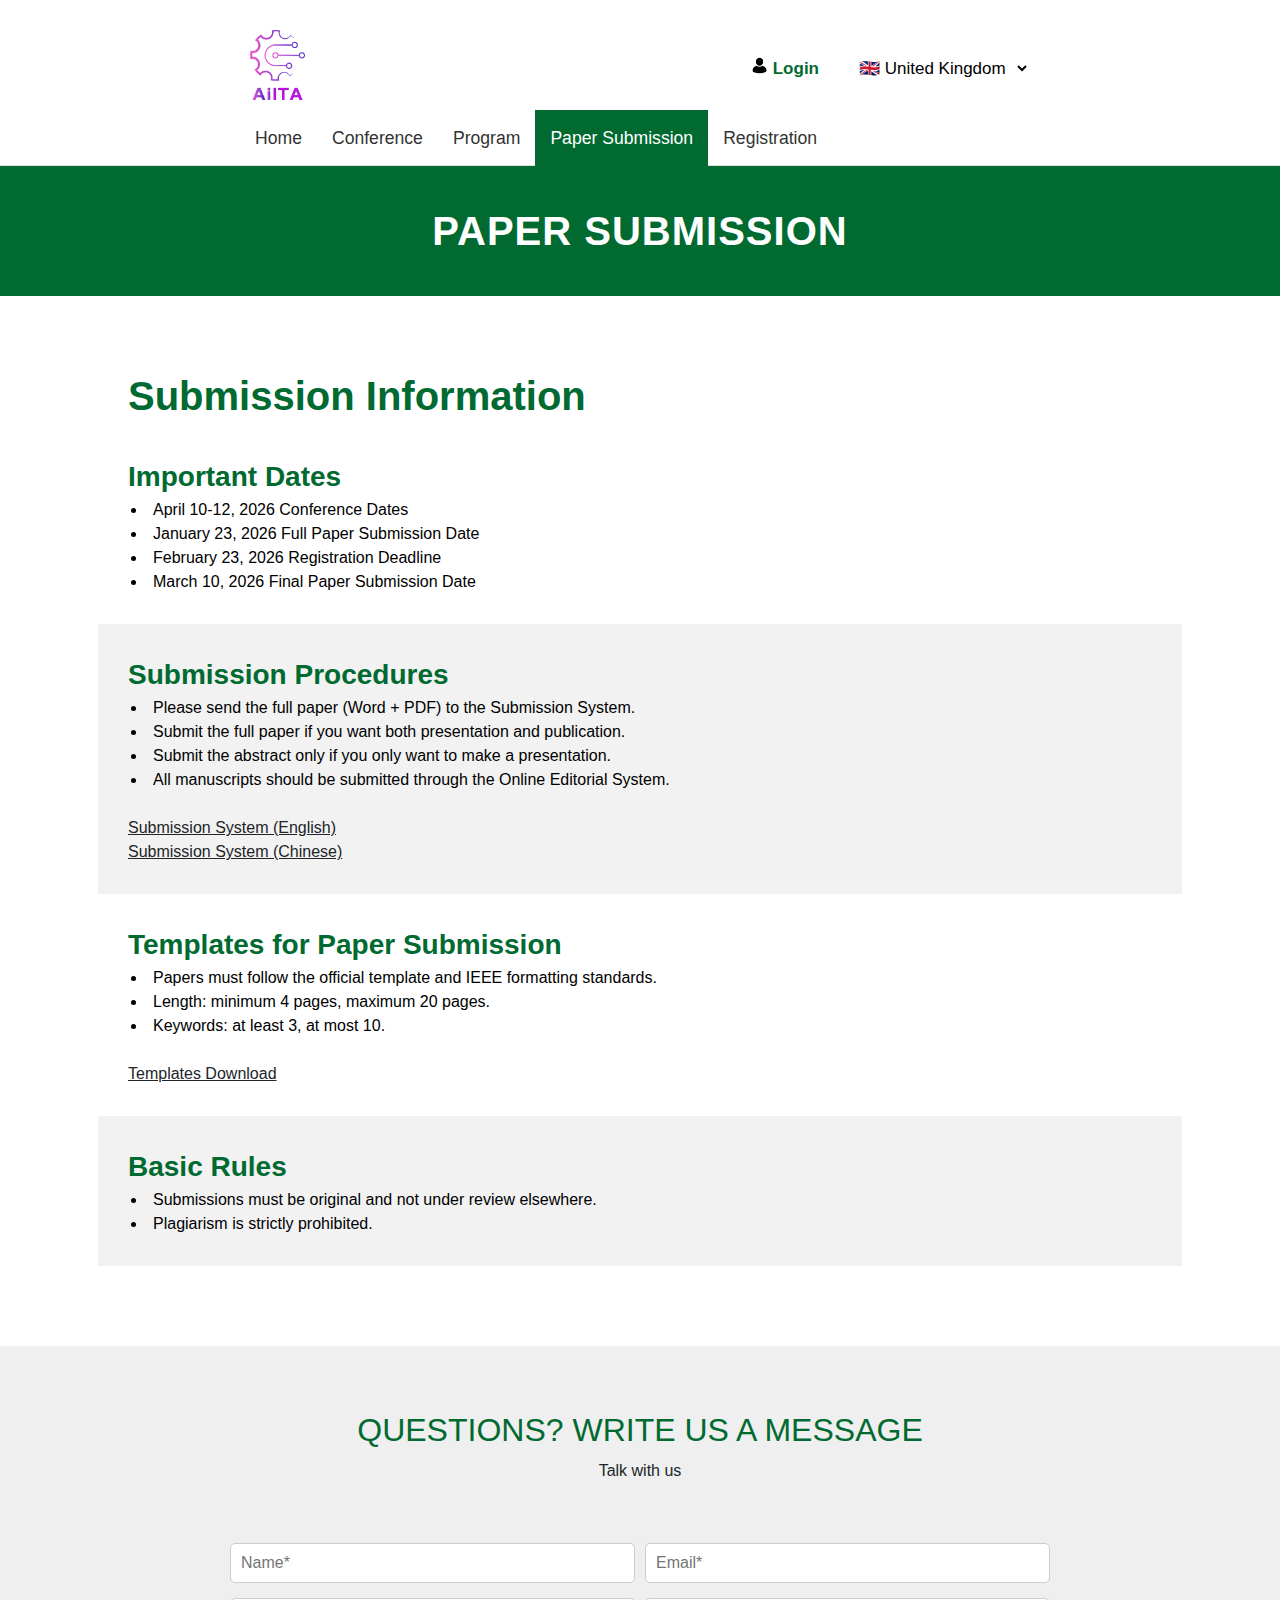
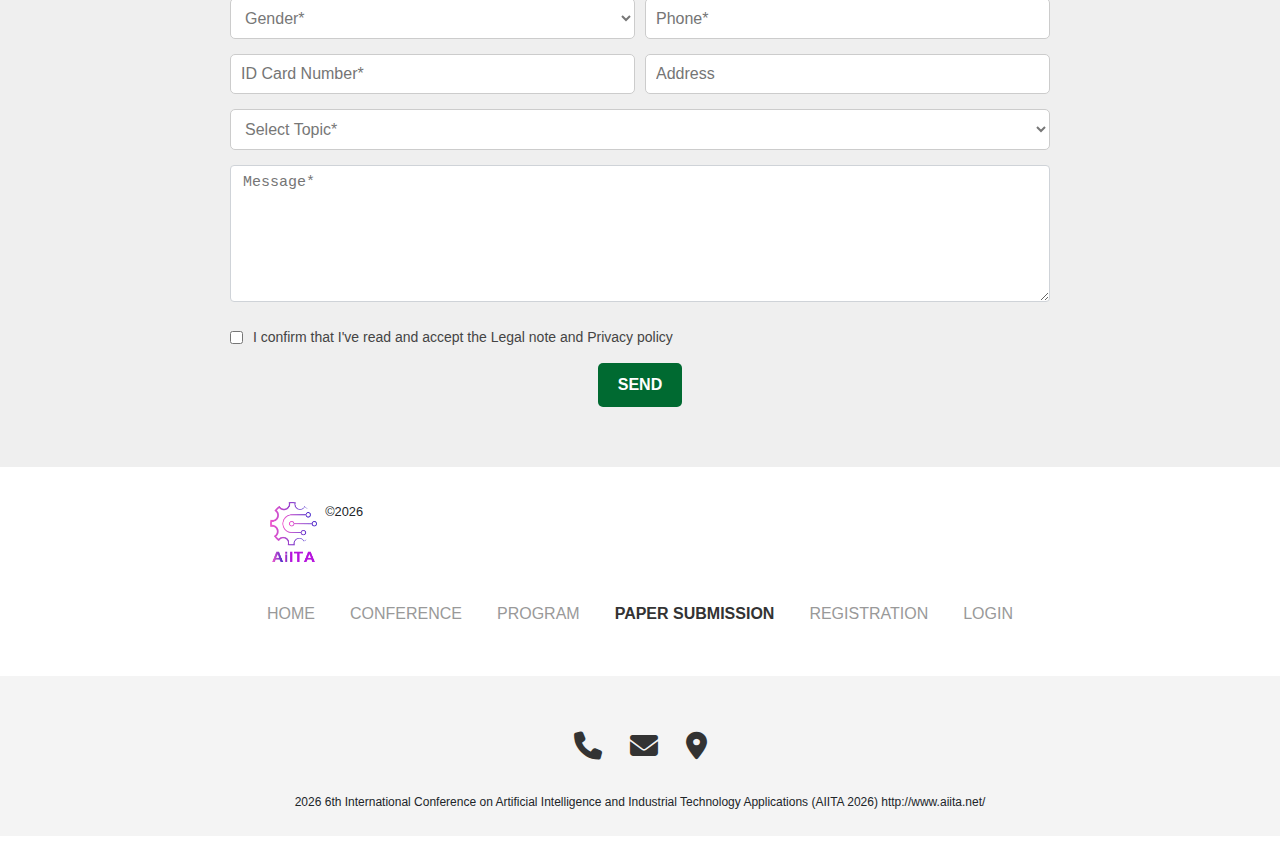
<file: submission.html>
<!DOCTYPE html>
<html lang="en">
<head>
    <meta charset="UTF-8" />
    <meta name="viewport" content="width=device-width, initial-scale=1.0">

    <title>Submission</title>
    <link rel="stylesheet" href="style.css" />
    <link rel="stylesheet" href="https://cdnjs.cloudflare.com/ajax/libs/font-awesome/6.5.0/css/all.min.css" />
    <link rel="icon" href="./images/icon.png" type="image/png">
</head>
<body>
    <header class="navbar">
        <!-- ÜST BAR -->
        <div class="top-bar">
            <a href="./index.html"><img src="images/logo.png" class="logo" alt="Logo" /></a>
 <div class="hamburger" id="hamburger-btn">
    &#9776;
</div>

              
    <div class="top-right">

        <!-- LOGIN DROPDOWN -->
        <div class="login-dropdown">
            <img src="./images/login-avatar.png" class="login-icon" alt="">
            <!-- LOGIN (default - because no PHP) -->
            <a href="login.html" class="login" data-i18n="menu_login">
               
                Login
            </a>

           
        </div>


              <select class="lang lang-desktop" id="lang">
    <option value="en">🇬🇧 United Kingdom</option>
    <option value="pt">🇵🇹 Portugal</option>
</select>

<select class="lang lang-mobile" id="lang">
    <option value="en">🇬🇧</option>
    <option value="pt">🇵🇹</option>
</select>


    </div>
</div>

        </div>

        <!-- ALT NAV BAR -->
        <nav class="menu">
            <a href="index.html" data-i18n="menu_home"></a>
<a href="conference.html" data-i18n="menu_conf"></a>
<a href="program.html" data-i18n="menu_prog"></a>
<a href="submission.html" data-i18n="menu_submission" class="active"></a>
<a href="registration.html" data-i18n="menu_registration"></a>
           
        </nav>
    </header>

    <div class="page-title" data-i18n="footer_submission">
    
</div>

<!-- Info SECTION -->
<section class="submission-container" style="margin-bottom: 80px;">

    <div class="submission">

        <h1 class="submission-title" data-i18n="submission_title">Submission Information</h1>

        <!-- Important Dates -->
        <div class="submission-section">
            <h3 class="section-title" data-i18n="important_dates_title">Important Dates</h3>
            <ul class="section-list" data-i18n="important_dates_list"></ul>
        </div>

        <!-- Submission Procedures -->
        <div class="submission-section submission-gray">
            <h3 class="section-title" data-i18n="submission_procedures_title">Submission Procedures</h3>
            <ul class="section-list" data-i18n="submission_procedures_list"></ul>
            <p><a href="https://paper-sub.com/login?url=/paper/BEZUBY" target="_blank" data-i18n="submission_system_en">Submission System (English)</a></p>
            <p><a href="https://www.ais.cn/attendees/paperSubmit/BEZUBY" target="_blank" data-i18n="submission_system_cn">Submission System (Chinese)</a></p>
        </div>

        <!-- Templates -->
        <div class="submission-section">
            <h3 class="section-title" data-i18n="templates_title">Templates for Paper Submission</h3>
            <ul class="section-list" data-i18n="templates_list"></ul>
            <p><a href="https://www.aiita.net/download" target="_blank" data-i18n="templates_download">Templates Download</a></p>
        </div>

        <!-- Basic Rules -->
        <div class="submission-section submission-gray">
            <h3 class="section-title" data-i18n="rules_title">Basic Rules</h3>
            <ul class="section-list" data-i18n="rules_list"></ul>
        </div>

    </div>
</section>

<!-- Form Section -->
<section class="question-section">
  <div class="submission-container">

    <!--Title -->
    <div class="title-box">
      <h2>QUESTIONS? WRITE US A MESSAGE</h2>
      <p>Talk with us</p>
    </div>

    <!-- Form -->
    <form id="contactForm" class="question-form" 
          action="https://formsubmit.co/duzyol975337@gmail.com" 
          method="POST">

        <input type="hidden" name="_captcha" value="false">
        <input type="hidden" name="_template" value="table">
        <input type="hidden" name="_subject" value="New Contact Message">
        <input type="hidden" name="_next" value="thankyou.html"> 

        <div class="form-row">
          <input type="text" name="name" placeholder="Name*" required>
          <input type="email" name="email" placeholder="Email*" required>
        </div>

        <div class="form-row">
          <select name="gender" required class="form-control-select">
              <option value="" disabled selected>Gender*</option>
              <option value="Female">Female</option>
              <option value="Male">Male</option>
              <option value="Other">Other</option>
              <option value="Prefer not">Prefer not to say</option>
          </select>

          <input type="tel" name="phone" placeholder="Phone*" required>
        </div>

        <div class="form-row">
          <input type="text" name="id_card" placeholder="ID Card Number*" required>
          <input type="text" name="address" placeholder="Address">
        </div>

        <div class="form-row">
          <select name="topic" id="topic" required class="form-control-select">
              <option value="" disabled selected>Select Topic*</option>
              <option value="Paper Submission">Paper Submission</option>
              <option value="Registration">Registration</option>
              <option value="Membership">Membership</option>
              <option value="Other">Other Questions</option>
          </select>

          <input type="text" name="other_topic" id="otherInput" placeholder="Please specify" style="display:none;">
        </div>

        <textarea name="message" placeholder="Message*" rows="7" required></textarea>

        <div class="checkbox-row">
          <input type="checkbox" id="confirm" required>
          <label for="confirm">I confirm that I've read and accept the Legal note and Privacy policy</label>
        </div>

        <button type="submit" class="submit-btn">SEND</button>
    </form>
  </div>
</section>




<footer>
    <div class="footer-inner">
        <div class="footer-logo">
            <img src="./images/logo.png" alt="Logo">
            <span>©2026</span>
        </div>
        <nav class="footer-nav">
            <a href="./index.html" data-i18n="footer_home">HOME</a>
            <a href="./conference.html" data-i18n="footer_conference">CONFERENCE</a>
            <a href="./program.html" data-i18n="footer_program">PROGRAM</a>
            <a href="./submission.html" data-i18n="footer_submission" class="active">PAPER SUBMISSION</a>
            <a href="./registration.html" data-i18n="footer_registration">REGISTRATION</a>
            <a href="./login.html" data-i18n="footer_login">LOGIN</a>
        </nav>
    </div>
    <div class="footer-icons-wrapper">
        <div class="footer-icons">
            <a href="tel:+8613902493194" target="_blank"><i class="fas fa-phone"></i></a>
            <a href="mailto:icaiita@163.com" target="_blank" textvalue="icaiita@163.com"><i class="fas fa-envelope"></i></a>
            <a href="./registration.html"><i class="fas fa-map-marker-alt"></i></a>
        </div>
        <p style="text-align: center; font-size: 12px;" data-i18n="footer_text">
            2026 6th International Conference on Artificial Intelligence and Industrial Technology Applications (AIITA 2026)
            &nbsp;&nbsp; http://www.aiita.net/
        </p>
    </div>
</footer>

    <script src="script.js"></script>
</body>
</html>
</file>
<file: style.css>
* {
    margin: 0;
    padding: 0;
    box-sizing: border-box;
}

/* ========== GENERAL ========== */
.menu a.active {
    background: #006A31;   /* green background */
    color: #fff;           /* white text */
    padding: 15px;
    border-radius: 0px;   /* same padding as the example image */
        
}
.menu a:hover:not(.active) {
    color: #006A31;
}
.hamburger {
    font-size: 35px;    
    cursor: pointer;
    display: none; 
}


.navbar {
    width: 100%;
    font-family: Arial, sans-serif;
    border-bottom: 1px solid #e0e0e0;
}


/* ========== TOP BAR ========== */
.top-bar {
    display: flex;
    align-items: center;
    justify-content: space-between;
    padding: 30px 250px 0px;
    
}

.logo {
    height: 70px;
    margin-left: 0px;
}


/* --- Right Side (Login + Language) --- */
.top-right {
    display: flex;
    align-items: center;
    gap: 28px;
    margin-right: 0px;
}

.login {
    text-decoration: none;
    color: #006A31;
    font-weight: bold;
    font-size: 17px;
}

.lang {
    padding: 6px 8px;
    font-size: 17px;
    border-radius: 4px;
    border: none;
    background: #fff;
    cursor: pointer;
    
}

.lang option:checked {
    display: none;
}


.lang-mobile {
    display: none;
}

/* ========== BOTTOM NAV MENU ========== */
.menu {
    display: flex;
      
    padding: 0px;
    margin: 0px;
    margin-left:240px;
    margin-bottom: -1px; 
    margin-top: 3px;      /* MENÜNÜN SAĞA KAYMASI İÇİN */
}


@media (max-width: 1503px){
  .menu {
    display: flex;
      
    padding: 0px;
    margin: 0px;
    margin-left:240px;
    margin-bottom: -1px; 
    margin-top: 3px; 
}
}


.menu a {
    display: inline-block;
    text-decoration: none;
    font-size: 1.1rem;           /* Yazılar daha küçük */
    font-weight: 500;          /* Yazılar daha ince */
    color: #333;
    padding: 15px;
    transition: 0.2s;
    margin: 0;
    margin-bottom: 0px;

    
}

.menu a:hover {
    color: #006A31;
}

.menu a.active {
    background: #006A31;
    color: #fff;
    border-radius: 0px;
}
.login-icon {
    width: 17px;     /* İkon boyutu */
    height: 17px;
    object-fit: contain;
}

header.navbar {
    margin: 0;
    padding: 0;
}
ul {
    list-style-type: disc; /* Nokta dolu */
    list-style-position: inside; /* Nokta içeride */
    color: black; /* Noktaların rengi */
}
li {
    color: black; /* Yazının rengi, opsiyonel */
}

/* NAV menünün mobilde gizli hali */
.menu {
    transition: max-height 0.3s ease;
}



/* Program Section */
.program {
    padding: 20px;
}

/* Title */
.program-title {
    color: #0b6623;
    font-weight: 600;
    font-size: 1.75rem;
}

/* Intro paragraph */
.program-intro {
    text-align: justify;
    margin-bottom: 24px;
    font-size: 20px;
    color: #212529;
    font-family: Arial, sans-serif;
}
.program {
    padding: 20px 12px;
}

.program-table {
    width: 100%;
    max-width: 100%;
    border-collapse: collapse;
    table-layout: fixed;
}

.program-table td {
    padding: 12px;
    word-wrap: break-word;
    text-align: center;
}

.day-header {
    background: #006A31;
    color: #fff;
    font-size: 18px;
}

.day-item {
    background: #f5f5f5;
    font-size: 16px;
}


/* Note paragraph */
.program-note {
    text-align: left;
    margin: 24px 0;
    font-size: 16px;
    font-family: Arial, sans-serif;
    color: #212529;
}

/* Instructions Box */
.instructions-box {
    padding: 30px;
    background: #f3f3f3;
}

.instruction-title {
    font-size: 20px;
    font-family: Arial, sans-serif;
    color: #212529;
    margin-bottom: 8px;
}

.instruction-list {
    font-size: 16px;
    font-family: Arial, sans-serif;
    color: #212529;
    text-align: justify;
}


.hero-slider {
    width: 100%;
    overflow: hidden;
    position: relative;
}

.slider-container {
    display: flex;
    width: 100%;
    transition: transform 0.8s ease-in-out;
}

.slide {
    width: 100%;
    flex-shrink: 0;
    display: block;
}


/* TOPICS */
.topics-section {
    text-align: center;
    width: 100%;
    padding: 40px 0; /* İstersen 0 yapabilirsin */
    background: #f2f2f2;
    position: relative;
    
}
.topics-title {
    position: relative;
    text-align: center;
    font-size: 32px;
    color: #006A31;
    background: #f2f2f2;
    display: inline-block;
    padding: 0 50px;
    margin-bottom: 5px;
    font-weight: 400;
    white-space: nowrap; /* taşmayı tamamen engeller */
}

.topics-section .barra {
    position: absolute;
    top: 70px;               /* başlığa göre dikey konum */
    left: 50%;               /* ekranın ortası */
    transform: translateX(-50%);
    width: 70%;              /* çizgi uzunluğu */
    height: 2px;             /* çizgi kalınlığı */
    background-color: #c3c3c3;
    border: none;
}


.topics-subtitle {
    font-size: 18px;
    color: #6d6d6d;
    margin-bottom: 40px;
}


.topics-cards {
    display: grid;
    grid-template-columns: repeat(3, 1fr);
    gap: 25px;            /* istersen 0 yapabilirsin */
    width: 100%;          /* %90 yerine tam genişlik */
    margin: 0;            /* auto kaldırıldı – boşluk kalmasın diye */
}

.topic-card {
    background: white;
    border-radius: 0;
    overflow: hidden;
    margin-bottom: 0px;
}

.topic-card-title {
    padding: 20px;
    font-size: 24px;
    line-height: 1.3;
    color: #000;
    max-width: 80%;
    margin: 0 auto 20px auto;
}

.topic-card img {
    width: 100%;
    height: 330px;
    object-fit: cover;
    display: block;
}

.page-title {
    width: 100%;
    background-color: #006A31; /* fotodaki yeşil renk */
    color: white;
    text-align: center;
    padding: 35px 0;
    margin-top: 0px;
    font-size: 40px;
    font-weight: bold;
    letter-spacing: 1px;
}
.talkwithus{
font-size: 20px;
letter-spacing: 1px;
color: white;
    text-align: center;
    padding-top: 4px;
}

/* LOGIN */
.login-container {
    width: 100%;
    min-height: 70vh;
    display: flex;
    justify-content: center;
    align-items: center;
    background: #f4f4f4;
    padding: 0;
    
    
}

.login-container form {
    background: white;
    padding: 35px;
    width: 420px;
    border-radius: 10px;
    box-shadow: 0px 3px 15px rgba(0,0,0,0.15);
    
    
}
@media (max-width: 1500px) {
   
    .login-container form{
      margin-top: 20px;
      margin-bottom: 20px;
    }
}

.login-form-group {
    margin-bottom: 18px;
}

.login-form-group input {
    width: 100%;
    padding: 14px;
    border: 1px solid #ccc;
    font-size: 16px;
    border-radius: 6px;
    transition: 0.2s;
}

.login-form-group input:focus {
    border-color: #006A31;
    outline: none;
    box-shadow: 0 0 5px rgba(0, 122, 51, 0.4);
}

.login-form-group input[type="submit"] {
    background: #006A31;
    color: white;
    font-size: 18px;
    border: none;
    cursor: pointer;
    padding: 14px;
    margin-top: 10px;
    transition: 0.25s;
    border-radius: 8px;
}

.login-form-group input[type="submit"]:hover {
    background: #005e27;
}

.errors {
    background-color: #ffdddd;
    border: 1px solid #ff5c5c;
    padding: 12px 20px;
    margin-bottom: 0px;
    border-radius: 6px;
}

.errors p {
    margin: 5px 0;
    color: #a70000;
    font-weight: 500;
}

.success {
    background-color: #ddffdd;
    border: 1px solid #4CAF50;
    padding: 12px 20px;
    margin-bottom: 0px;
    border-radius: 6px;
    color: #155724;
    font-weight: 500;
}




/* Mobile optimization */
@media (max-width: 480px) {
    .login-container form {
        width: 90%;
        padding: 25px;
    }
}

.already-account {
    text-align: center;
    margin-top: 15px;
    font-size: 15px;
    color: #333;
}

.already-account a {
    color: #007a33;
    text-decoration: none;
    font-weight: 600;
}

.already-account a:hover {
    text-decoration: underline;
}



.login {
    cursor: pointer;
}

.login-dropdown {
    position: relative;
    display: inline-block;
    cursor: pointer;
}

.logout-menu {
    display: none;
    position: absolute;
    top: 25px;
    left: 0;
    width: 100%;
    background: white;
    border: 1px solid #ccc;
    padding: 6px 12px;
    z-index: 999;
}

.logout-menu a {
    color: green;
    text-decoration: none;
}

.logout-menu.show {
    display: block;
}



.contact-section {
  width: 100%;
  max-width: 950px;
  margin: auto;
  padding: 60px 20px;
  text-align: center;
}

.contact-section h1 {
  font-size: 40px;
  margin-bottom: 5px;
}

.contact-section .subtitle {
  font-size: 18px;
  margin-bottom: 40px;
  color: #555;
}

.contact-form {
  width: 100%;
}

.form-row {
  display: flex;
  gap: 20px;
  margin-bottom: 20px;
}

.form-row input {
  flex: 1;
}

input,
textarea {
  width: 100%;
  padding: 14px;
  font-size: 16px;
  border: 1px solid #ccc;
  border-radius: 5px;
}

textarea {
  height: 180px;
  resize: vertical;
  margin-bottom: 15px;
}

.checkbox {
  font-size: 14px;
  display: flex;
  align-items: center;
  gap: 10px;
  margin-bottom: 25px;
}

.checkbox a {
  color: #007bff;
  text-decoration: none;
}

.send-btn {
  background-color: #056320;
  color: white;
  padding: 14px 32px;
  border: none;
  border-radius: 6px;
  font-size: 16px;
  cursor: pointer;
}

.send-btn:hover {
  background-color: #044f19;
}

/* Responsive */
@media (max-width: 700px) {
  .form-row {
    flex-direction: column;
  }
}


/*=============Footer============= */
.container {
    max-width: 1140px;
    margin: 0 auto;
    width: 100%;
    box-sizing: border-box;
}

.footer-inner {
  background: #fff;
  max-width: 1140px;
  margin: 0 auto;
  padding: 35px 50px;
  text-align: center;
  
}

/* Logo */
.footer-logo {
    display: flex;

    gap: 8px;
    margin-bottom: 25px;
}

.footer-logo img {
  padding-left: 150px; 
  height: 60px;
}

.footer-logo span {
    font-size: 0.8rem;
}

.footer-top {
    display: flex;
    align-items: center;
}


.footer-nav-wrapper {
    background: #ffffff;
    padding: 35px 35px; 
}

.footer-nav {
    display: flex;
    justify-content: center;
    gap: 35px;
}

.footer-nav a {
    color: #999;
    font-weight: 450;
    text-decoration: none;
    padding: 15px 0;
}

.footer-nav a:hover {
    color: #333;
}

.footer-nav .active {
    color: #333 !important;
    font-weight: 700;
}


/* Icon */
.footer-icons-wrapper {
    background: #f4f4f4;
    padding: 50px 0px 25px;
}

.footer-icons {
    display: flex;
    justify-content: center;
    gap: 28px;
    margin-bottom: 25px;
}

.footer-icons a {
    font-size: 28px;   
    color: #333;
    transition: 0.2s ease;
}

.footer-icons a .fa-phone:hover {
    color: #4B7AB0;
}

.footer-icons a .fa-envelope:hover {
    color: #006A31;
}

.footer-icons a .fa-map-marker-alt:hover {
    color: #ff0000;
}

/* React */
@media (max-width: 992px) {

    .footer-nav a:first-child {
        display: none;
    }

    .footer-logo {
        display: none;
    }

    .footer-nav {
        flex-direction: column;
        margin: 15px 0px;
        gap: 0;
    }
    
    .footer-nav a {
        font-size: 16px !important;   
        font-weight: 400;
        color: #000 !important;

    }

    .footer-nav a.active {
        background-color: #296633;  
        font-weight: 400;
    }

    .footer-nav a:hover {
        color: #006A31 !important;  
    }
}

/*==========conference===========*/
/* ------About------- */
.about-title {
    position: relative;
    font-size: 32px;
    color: #006A31;
    display: flex;
    align-items: center;
    justify-content: center;
    gap: 30px;
    margin-bottom: 5px;
    font-weight: 400;
}

.about-title::before,
.about-title::after {
    content: "";
    flex: 1;
    height: 2.5px;
    background: #ccc;
}

.about-subtitle {
    font-size: 18px;
    color: #6d6d6d;
    margin-bottom: 40px;
}

body {
    margin: 0;
    font-family:  Arial, sans-serif;
    font-size: 16px;
    font-weight: 400;
    line-height: 1.5;
    color: #212529;
    text-align: left;
    background-color: #fff;
}

.about-section {
    text-align: center;
    width: 100%;
    padding: 40px 0;
}

.gray-box {
    background-color: #f3f3f3;
    padding: 60px;
    border-radius: 10px;
    margin: 20px auto; 
    max-width: 1000px; 
}

.gray-box p {
    line-height: 1.5; 
    margin-bottom: 16px;
    text-align: justify;
}

.gray-box h3 {
    color: #006A31; 
    font-size: 35px; 
    padding-bottom: 15px; 
    font-weight: 500;
}

/*  React */
@media (max-width: 1024px) {
    .gray-box {
        margin: 0 30px;  
        padding: 40px; 
    }
}

/*-------- History------- */
.history-card-title {
    padding: 20px;
    font-size: 24px;
    line-height: 1.3;
    color: #000;
    max-width: 80%;
    margin: 0 auto;
}

.topic-card .topic-content:first-of-type {
    min-height: 150px;
}

.topic-content {
    padding: 0 20px;
    color: #333;
    font-size: 15px;
    line-height: 1.5;
    text-align: left;
}

.topic-overview {
    margin-bottom: 15px;
}

.topic-subtitle {
    font-size: 18px;
    margin: 15px 0 8px 0;
    font-weight: 600;
    color: #006A31;
}

.topic-list {
    margin: 0 0 10px 18px;
    padding: 0;
}

.topic-list li {
    margin-bottom: 6px;
}

@media (max-width: 768px) {
    .topics-cards {
        grid-template-columns: 1fr !important;
    }
}

/* ------Committee --------*/
.committee-section {
  width: 90%;
  max-width: 1100px;
  margin: 40px auto;
  padding: 0 8px;
position: relative;

}

.committee-section .barra {
      position: absolute;
    top: 20px;               /* başlığa göre dikey konum */
    left: 50%;               /* ekranın ortası */
    transform: translateX(-50%);
    width: 90%;              /* çizgi uzunluğu */
    height: 2px;             /* çizgi kalınlığı */
    background-color: #c3c3c3;
    border: none;
}

.committee-title {
    position: relative;
    text-align: center;
    left: 50%;
    transform: translateX(-50%);
    color: #006A31; 
    background-color: #fff;
    font-size: 32px;
    display: inline-block;
    padding: 0 50px;
    margin-bottom: 5px;
    font-weight: 500;
    white-space: nowrap; 
}


.committee-list {
  list-style: disc;
  padding-left: 2.7rem;      
  margin: 0;
}

.committee-list li {
  font-size: 16px;            
  line-height: 1.3;           
  margin-bottom: 8px;        
  color: #111;
  word-wrap: break-word;
}

.committee-list li::marker {
  color: #111;            
  font-size: 1.05em;        
}

/* ---------SPONSOR---------- */
.sponsor-section {
    background-color: #f2f2f2;
    padding: 40px 0;
    position: relative;
}

.sponsor-section .barra {
      position: absolute;
    top: 70px;               
    left: 50%;               
    transform: translateX(-50%);
    width: 70%;              
    height: 2px;             
    background-color: #c3c3c3;
    border: none;
}

.sponsor-wrapper {
    width: 55%;
    max-width: 900px;
    margin: 0 auto;
}

.sponsor-row {
    display: grid;
    grid-template-columns: 1fr 1fr;
    column-gap: 90px;
    align-items: start;
    margin: 20px 0;
}

.sponsor-row.single {
    grid-template-columns: 1fr;
}

.sponsor-block {
    text-align: left;
}

.sponsor-heading {
    font-size: 25px;
    font-weight: 500;
    margin-bottom: 25px;
    color: #333;
}

.sponsor-logo {
    width: 200px;
    display: block;
}

.supporter-logos {
    display: flex;
    justify-content: flex-start;
    gap: 40px;
    margin-top: 20px;
}

.supporter-logos img {
    width: 220px;
    border-radius: 10px;
    border: 2px solid #ddd;
}

/* React */
@media (max-width: 992px) {
    .sponsor-wrapper {
        width: 70%;
    }
}

@media (max-width: 882px) { /* Mobile*/

    .sponsor-wrapper {
        width: 90%;
    }

    .sponsor-row {
        grid-template-columns: 1fr;
        row-gap: 40px;
        justify-items: center;
    }

    .sponsor-block {
        text-align: center;
    }

    .sponsor-logo {
        margin: 0 auto;
    }

    .supporter-logos {
        flex-direction: column;
        justify-content: center;
        align-items: center;
        gap: 20px;
    }

    .supporter-logos img {
        width: 200px;
    }
}

/*=========== Program ===========*/
.themes-section {
    background: #f7f7f7;
}

.themes {
  width: 90%;
  max-width: 1100px;
  margin: 0 auto;
  padding: 70px 8px 0px;
  color: #212529;
}

.themes-list {
  list-style-type: decimal !important;
  padding-left: 1.7rem;   
  margin: 0;
}

.themes-list li {
  font-size: 16px;
  line-height: 1.5;
  margin-bottom: 8px;
  color: #212529;
  word-wrap: break-word;
}

.themes-list li::marker {
  color: #212529;
  font-size: 1.05em;
}

.themes-card-title {
    padding: 20px 0 0;
    font-size: 1.5rem;
    font-weight: 500;
    line-height: 1.3;
    color: #006A31;
    max-width: 80%;
    margin: 0 auto 20px auto;
}

.themes-card {
    background: white;
    border-radius: 0;
    overflow: hidden;
    padding-bottom: 20px;
}

.themes-card p{
    padding: 0 20px;
}

/* Program */
.program {
  width: 90%;
  max-width: 1100px;
  margin: 0 auto;
  padding: 30px 8px 0px;
  color: #212529;
}

/*========= Submission ========*/
p a {
  color: #212529;
}

p a:hover {
  text-decoration: underline;
}

.submission-container {
    width: 100%;
    padding: 0 15px;
    margin-right: auto;
    margin-left: auto;
}

.submission {
  width: 90%;
  max-width: 1100px;
  margin: 0 auto;
  padding: 70px 8px 0px;
  color: #212529;
}


/* -----FORM----- */
.question-section {
  background: #efefef;
  padding: 60px 15px;
}

/* TITLE */
.title-box {
  text-align: center;
  margin-bottom: 60px;
}

.title-box h2 {
  font-size: 2.3rem;
  font-weight: 450;
  margin-bottom: 5px;
}

.title-box p {
  color: #212529;
  font-size: 16px;
}

/* FORM CONTAINER */
.question-form {
  max-width: 820px;
  margin: 0 auto;
}

/* ROW WITH TWO INPUTS */
.form-row {
  display: flex;
  gap: 30px;
  margin-bottom: 16px;
}

.form-row > * {
  flex: 1;
}

.form-row {
  display: flex;
  gap: 20px;
}

/* INPUTS */
.question-form input,
.question-form textarea,
.form-control-select {
  width: 100%;
  padding: 8px 12px;
  font-size: 15px;
  border: 1px solid #cfd3d8;
  border-radius: .25rem;
  background: white;
}

.question-form input:focus,
.question-form textarea:focus,
.form-control-select:focus {
  border-color: #3b82f6;   
  outline: none;
  box-shadow: 0 0 0 3px rgba(59, 130, 246, 0.3); 
}


.form-control-select:focus {
  outline: none;
  border-color: #006A31;
}

.hidden-input {
  display: none;
}

.form-control-select {
  color: #777;
  font-size: 15px;     
}

.form-control-select option {
  color: #000;        
}

/* TEXTAREA */
.question-form textarea {
  resize: vertical;
  margin-bottom: 15px;
}

/* CHECKBOX FIX */
.checkbox-row {
  display: flex;
  align-items: center;
  gap: 10px;
  margin: 10px 0 25px;
  font-size: 14px;
  color: #444;
  text-align: left;
}

.checkbox-row input[type="checkbox"] {
  width: auto !important;
  height: auto;
  margin: 0;
}

.checkbox-row label {
  margin: 0;
  white-space: nowrap;
}

.checkbox-row a {
  color: #006A31;
}

/* BUTTON */
.submit-btn {
  display: block;
  margin: 0 auto;
  padding: 6px 12px;
  font-size: 1rem;
  font-weight: 600;
  line-height: 1.5;
  background: #006A31;
  color: white;
  border: none;
  border-radius: .25rem;
  cursor: pointer;
}

.submit-btn:hover {
  background: #005327;
}



/*======== General Container for AIITA Registration ========*/
.aiita-container {
    display: flex;
    flex-direction: column;
    align-items: center; 
    justify-content: flex-start; 
    padding: 40px 20px;
    max-width: 1200px; 
    margin: 0 auto;
    box-sizing: border-box;
}

/* Slideshow Title */
.aiita-slideshow-title {
    font-size: 28px;
    font-weight: 600;
    color: #000;
    margin-bottom: 25px;
    text-align: center;
}
.aiita-slideshow {
    position: relative;
    width: 80%;
    max-width: 1000px;
    margin: 0 auto 70px auto;
    overflow: hidden;
    border-radius: 30px;
}

.aiita-slides {
    display: flex;
    transition: transform 0.8s ease-in-out;
}

.aiita-slides img {
    width: 100%;
    height: 500px;
    object-fit: cover;
    flex-shrink: 0;
    border-radius: 30px;
}



/* Slideshow Arrows */
.aiita-arrow {
    position: absolute;
    top: 50%;
    transform: translateY(-50%);
    background: rgba(0,0,0,0.5);
    color: white;
    border: none;
    padding: 10px 14px;
    cursor: pointer;
    font-size: 20px;
    border-radius: 50%;
    user-select: none;
}

.aiita-arrow.left { left: -40px; }
.aiita-arrow.right { right: -40px; }

/* H2 Title */
#aiita-registration h2 {
    text-align: center;
    color: #006A31;
    font-size: 2.5rem;
    font-weight: bold;
    margin-bottom: 40px;
}

/* Fees Section */
.aiita-fees {
    width: 80%;
    margin: 0 auto 40px auto;
}

.aiita-fees h3 {
    color: #006A31;
    font-size: 1.75rem;
    font-weight: 600;
    margin-bottom: 20px;
    text-align: center;
}

.aiita-table {
    width: 100%;
    border-collapse: collapse;
    margin: 0 auto;
}

.aiita-table th, .aiita-table td {
    border: 1px solid #dce3ec;
    padding: 10px;
    text-align: center;
}

/* Buttons */
.aiita-btn {
    display: inline-block;
    background: #000000;
    color: #fff;
    padding: 10px 16px;
    border: none;
    border-radius: 6px;
    cursor: pointer;
    margin: 10px;
}

.aiita-btn.aiita-secondary {
    background: #e8eef5;
    color: #025634;
}

/* Options Section */
.aiita-options {
    text-align: center;
    
}

.aiita-options h3 {
    color: #006A31;
    font-size: 1.75rem;
    font-weight: 600;
    margin-bottom: 20px;
}

/* Refund Section */
.aiita-refund {
    width: 80%;
    text-align: center;
}

.aiita-refund h3 {
    color: #006A31;
    font-size: 1.75rem;
    font-weight: 600;
    margin-bottom: 20px;
}

.aiita-refund ul {
    list-style: none;
    padding-left: 0;
}

.aiita-refund ul li {
    margin-bottom: 10px;
}

/* Modal */
.aiita-modal {
    display: none;
    position: fixed;
    inset: 0;
    background: rgba(0,0,0,0.5);
    align-items: center;
    justify-content: center;
}

.aiita-modal-content {
    background: white;
    padding: 20px;
    border-radius: 8px;
    width: 320px;
}

.aiita-modal-content input {
    width: 100%;
    padding: 8px;
    margin: 6px 0;
    border: 1px solid #ccc;
}

.aiita-form-buttons {
    display: flex;
    justify-content: space-between;
    margin-top: 10px;
}



#welcome-section {
    text-align: center;
    padding: 40px 0;
}

.blue-text {
    color: #007a33;
    font-weight: 700;
}

#welcome-section h1 {
    font-size: 48px;
    font-weight: 700;
    color: #333;
}

.subtitle {
    font-size: 20px;
    color: #666;
    margin-top: 10px;
}

.countdown-title {
    margin-top: 40px;
    font-size: 24px;
    font-weight: bold;
}

.countdown-container {
    display: flex;
    justify-content: center;
    gap: 40px;
    margin-top: 30px;
    flex-wrap: wrap;
}

.countdown-item {
    text-align: center;
    display: flex;            
    flex-direction: column;  
    align-items: center;      
}

.circle {
    width: 140px;
    height: 140px;
    border: 10px solid #007a33;
    border-radius: 50%;
    display: flex;
    justify-content: center;
    align-items: center;
    font-size: 32px;
    font-weight: bold;
    color: #333;
}

.label {
    font-size: 14px;
    font-weight: bold;
    margin-top: 10px;
    color: #444;
}


@media (max-width: 600px) {

     .countdown-item {
        flex: 0 0 calc(50% - 20px); /* 2 sütun */
    }

    .circle {
        width: 170px;
        height: 170px;
        font-size: 28px;
    }
}


/* ==================== RESPONSIVE ADJUSTMENTS ==================== */


@media(max-width: 1200px){
  .hero-slider { height: 320px; }
  .slider-container img, .slide img { width: 100%; height: 100%; object-fit: cover; }
}

/* ---------- TABLET (<=992px) ---------- */
@media (max-width: 992px) {

    .top-bar {
        display: flex;
        flex-wrap: wrap;
        row-gap: 10px;
        align-items: center;
        justify-content: space-between;
        position: relative;
        margin-bottom: 20px;
        margin-top: 20px;
        height: 70px;
        padding: 12px 120px;
    }

    .top-bar .logo {
        position: absolute;
        left: 50%;
        top: 2px;
        transform: translateX(-50%);
        height: 70px;
        margin: 0 auto;
        order: 2;
    }

    .top-left {
        order: 1;
        gap: 10px;
        position: absolute;
        left: 10px;
    }

    .top-right {
        position: absolute; /* zaten mevcut */
        right: 80%;        /* soldan veya sağdan sabitle */
        top: 50%;
        transform: translateY(-50%);
        display: flex;
        align-items: center;
        gap: 12px;
        
    }

    .top-right .login-dropdown {
        visibility: hidden; 
    }

    .lang-desktop {
        display: none;
    }
    .lang-mobile {
        display: block;
        position: relative; /* absolute yerine relative */
        margin: 40px;          /* container içindeyse margin gerek yok */
        z-index: 1000;      /* menünün üstünde olsun */
    }
    

    .hamburger {
        order: 3;
        font-size: 25px;
        display: block;
        z-index: 999;
        margin-right: -85px;
    }

    /* ====================== MENU ====================== */

    /* 메뉴를 모바일 Dropdown으로 변경 */
    .menu {
        display: none;
        flex-direction: column;
        gap: 25px;
        text-align: center;
        background: #000000;
        border-top: 1px solid #eee;
        color: #fff;
        width: 100%;
        margin-left: 0;
        flex-wrap: wrap;
        justify-content: center;
    }

    /* 메뉴 내부 링크 */
    .menu a {
        color: #fff;
        font-size: 18px;
        padding: 10px 8px;
    }

    /* 메뉴 열렸을 때 */
    .menu.active {
        display: flex;
    }
}


/* ---------- PHONE (<=600px) ---------- */
@media (max-width: 600px) {

  /* Top bar stacks vertically */
  .top-right {
        position: absolute; /* zaten mevcut */
        right: 72%;        /* soldan veya sağdan sabitle */
        top: 50%;
        transform: translateY(-50%);
        display: flex;
        align-items: center;
        gap: 12px;
        
    }

  /* Hero slider: reduce height */
  .hero-slider { height: 220px; }
  .slider-container img, .slide img { width: 100%; height: 100%; object-fit: cover; }

  /* Topics: single column */
  .topics-cards {
    grid-template-columns: 1fr;
    gap: 14px;
    padding: 0 16px;
  }

  .topic-card img {
    height: 200px;
  }

  
  .circle {
    width: 90px;
    height: 90px;
    border-width: 8px;
    font-size: 18px;
  }

  /* Contact form: vertical inputs */
  .form-row { flex-direction: column; gap: 12px; }
  .question-form { max-width: 100%; padding: 0 12px; }

  .title-box h2 { font-size: 1.6rem; }
  .title-box p { font-size: 14px; }

  /* Slideshow adjustments */
  
  .aiita-slideshow { width: 100%; margin-left: 0; }
  .aiita-slideshow-title { margin-left: 0; text-align: center; }

  /* Footer logo padding reset */
  .footer-logo img { padding-left: 0; height: 50px; }

  /* Registration card and tables shrink */
  #aiita-registration { margin-left: 0; width: 95%; }
  .aiita-table { width: 100%; }

}

/* End of responsive adjustments */


/* Submission title */
.submission-title {
    color: #006A31;
    font-weight: bold;
    font-size: 2.5rem;
    padding-left: 30px;
}

/* Sections */
.submission-section {
    padding: 30px;
}

.submission-gray {
    background: #f2f2f2;
}

/* Section titles */
.section-title {
    color: #006A31;
    font-weight: 600;
    font-size: 1.75rem;
}

/* Lists */
.section-list {
    font-size: 1rem;
    font-weight: 400;
    padding-left: 1.1rem;
}

/* Form Section */
.question-section .title-box h2 {
    font-size: 2rem;
    color: #006A31;
}

.question-section .title-box p {
    font-size: 1rem;
    color: #212529;
}

/* Form Styles */
.question-form {
    display: flex;
    flex-direction: column;
}

.form-row {
    display: flex;
    gap: 10px;
    margin-bottom: 15px;
}

.form-row input, 
.form-row select,
textarea {
    flex: 1;
    padding: 10px;
    font-size: 1rem;
    border: 1px solid #ccc;
    border-radius: 5px;
}

.checkbox-row {
    margin-bottom: 15px;
}

.submit-btn {
    background: #006A31;
    color: white;
    font-size: 1rem;
    padding: 10px 20px;
    border: none;
    border-radius: 5px;
    cursor: pointer;
}

.submit-btn:hover {
    background: #00522a;
}
/* Listeleri başlıkla aynı hizaya getirme */
.section-list {
      /* default bullet'ları kaldırır */
    padding-left: 3px;   /* soldan boşluk kaldırılır */
    margin-left: 0;    /* margin varsa kaldırılır */
}



/* ========================= GLOBAL ========================= */
.aiita-container {
    max-width: 1000px;
    margin: 0 auto;
    padding: 40px 20px;
    font-family: Arial, sans-serif;
    color: #222;
}

/* ========================= HEADINGS (GREEN STYLE) ========================= */
.aiita-container h2,
.aiita-container h3 {
    color: #0b6623; /* conference green */
    font-weight: 700;
    margin-bottom: 15px;
}

.aiita-container h2 {
    font-size: 32px;
    margin-top: 40px;
}

.aiita-container h3 {
    font-size: 26px;
}

/* ========================= LISTS ========================= */
.aiita-container ul {
    margin-top: 10px;
    padding-left: 20px;
    line-height: 1.8;
    font-size: 16px;
}

/* ========================= GREY BOXES LIKE THE SCREENSHOT ========================= */
.aiita-box,
.aiita-details,
.aiita-refund {
    padding: 40px 30px;
}

.aiita-refund ul {
    text-align: center;
    list-style-position: inside;
    list-style-type: disc; 
    padding-left: 0;
}

.aiita-refund li {
    margin: 10px 0;
}


.aiita-location {
    background: #f4f4f4;
    padding: 40px 70px;
}

/* ========================= LINKS ========================= */
.aiita-container a {
    color: #0b4f91;
    text-decoration: none;
    font-weight: 500;
}

.aiita-container a:hover {
    text-decoration: underline;
}

/* ========================= TABLE ========================= */
.aiita-table {
    width: 100%;
    border-collapse: collapse;
    margin-top: 15px;
}

.aiita-table th {
    background: #0b6623;
    color: white;
    padding: 12px;
    font-size: 16px;
    text-align: left;
}

.aiita-table td {
    padding: 12px;
    border-bottom: 1px solid #ddd;
    font-size: 16px;
}

/* Hover */
.aiita-table tr:hover td {
    background: #eef6ee;
}

/* ========================= REGISTRATION OPTIONS ========================= */
.aiita-options {
    width: 100%;
    background: #f4f4f4;
    padding: 40px 30px;
}

.aiita-options a {
    display: inline-block;
    margin-right: 15px;
    font-size: 17px;
}

/* ========================= SLIDESHOW ========================= */
.aiita-slideshow-title {
    font-size: 26px;
    color: #0b6623;
    margin-bottom: 15px;
    font-weight: 700;
}

.a
.aiita-slides img.active {
    display: block;
}

/* Hover */
.aiita-arrow:hover {
    background: rgba(0,0,0,0.6);
}


/* ========================= RESPONSIVE ========================= */
@media (max-width: 1100px) {
    .aiita-container {
        padding: 20px;
    }
    .aiita-slideshow-title{
      display: none;
    }

    .aiita-container h2 {
        font-size: 26px;
    }

    .aiita-container h3 {
        font-size: 22px;
    }

    .aiita-slideshow,
    .aiita-slides img {
        width: 100%;
    height: auto;        /* önemli: responsive için */
    display: none;
    border-radius: 6px;
    }
}


.form-row {
    display: flex;
    gap: 10px;
}

.form-control-select {
    width: 100%;
    transition: width 0.3s ease;
}

/* Shrink dropdown when Other is selected */
.form-control-select.shrink {
    width: 60%;
}

#otherInput {
    width: 40%;
    display: none;
}
.popup-overlay {
  position: fixed;
  inset: 0;
  background: rgba(0,0,0,0.6);
  display: flex;
  justify-content: center;
  align-items: center;
  z-index: 9999;
}

.popup-box {
  background: #fff;
  padding: 25px;
  border-radius: 10px;
  text-align: center;
  max-width: 350px;
}

.close-btn {
  margin-top: 15px;
  padding: 8px 15px;
  background-color: #333;
  color: white;
  border: none;
  border-radius: 6px;
  cursor: pointer;
}
.close-btn:hover {
  background-color: #555;
}



@media (max-width: 768px) {
  .checkbox-row {
    align-items: flex-start;
  }

  .checkbox-row label {
    max-width: calc(100% - 25px);
    white-space: normal;
    line-height: 1.5;
  }
}
@media (max-width: 480px) {
  .checkbox-row label {
    font-size: 13px;
  }
}


@media (max-width: 768px) {
    .program-title {
        font-size: 24px;
    }

    .program-intro {
        font-size: 16px;
    }

    .program-table td {
        padding: 10px 8px;
        font-size: 15px;
    }

    .day-header {
        font-size: 16px;
    }
}
@media (max-width: 480px) {
    .program {
        padding: 16px 8px;
    }

    .program-title {
        font-size: 20px;
        text-align: center;
    }

    .program-intro {
        font-size: 14px;
        text-align: center;
    }

    .program-table td {
        padding: 8px 6px;
        font-size: 14px;
        line-height: 1.4;
    }

    .day-header {
        font-size: 15px;
    }

    .day-item strong {
        font-weight: 600;
    }
}


@media (max-width: 768px) {
    .countdown-container {
        grid-template-columns: repeat(2, 1fr);
        gap: 24px;
    }

    .circle {
        width: 110px;
        height: 110px;
    }

    .circle span {
        font-size: 24px;
    }
}


@media (max-width: 480px) {
    .countdown-title {
        font-size: 20px;
        margin-bottom: 28px;
    }

    .countdown-container {
        gap: 20px;
    }

    .circle {
        width: 95px;
        height: 95px;
        border-width: 7px;
    }

    .circle span {
        font-size: 22px;
    }

    .label {
        font-size: 12px;
    }
}



@media (max-width: 500px) {
    .page-title {
        padding: 28px 12px 24px;
    }

    .page-title > div:first-child {
        font-size: 27px;
        line-height: 1.25;
    }

    .page-title .talkwithus {
        font-size: 14px;
        margin-top: 8px;
        line-height: 1.4;
    }
}


@media (max-width: 500px) {
    .page-title {
        padding: 28px 12px 24px;
        font-size: 27px;
        line-height: 1.25;
    }
}
</file>
